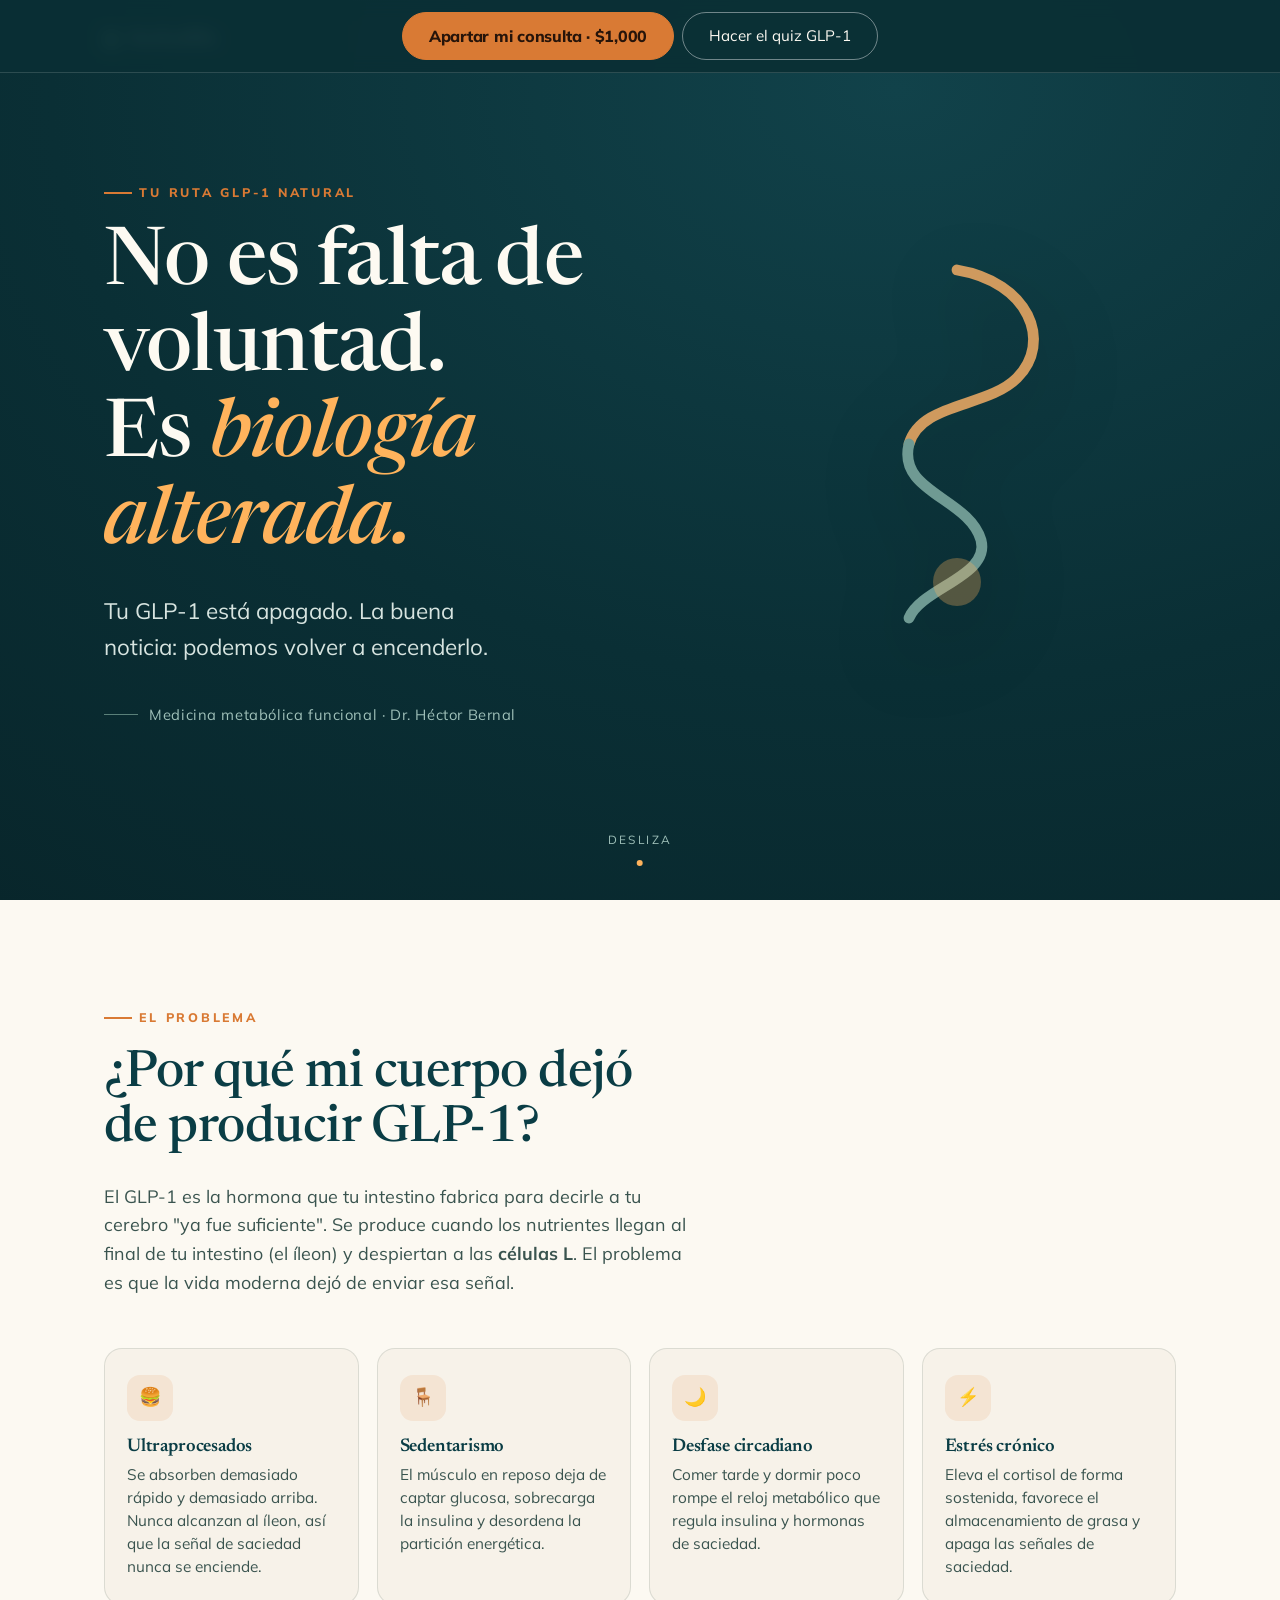
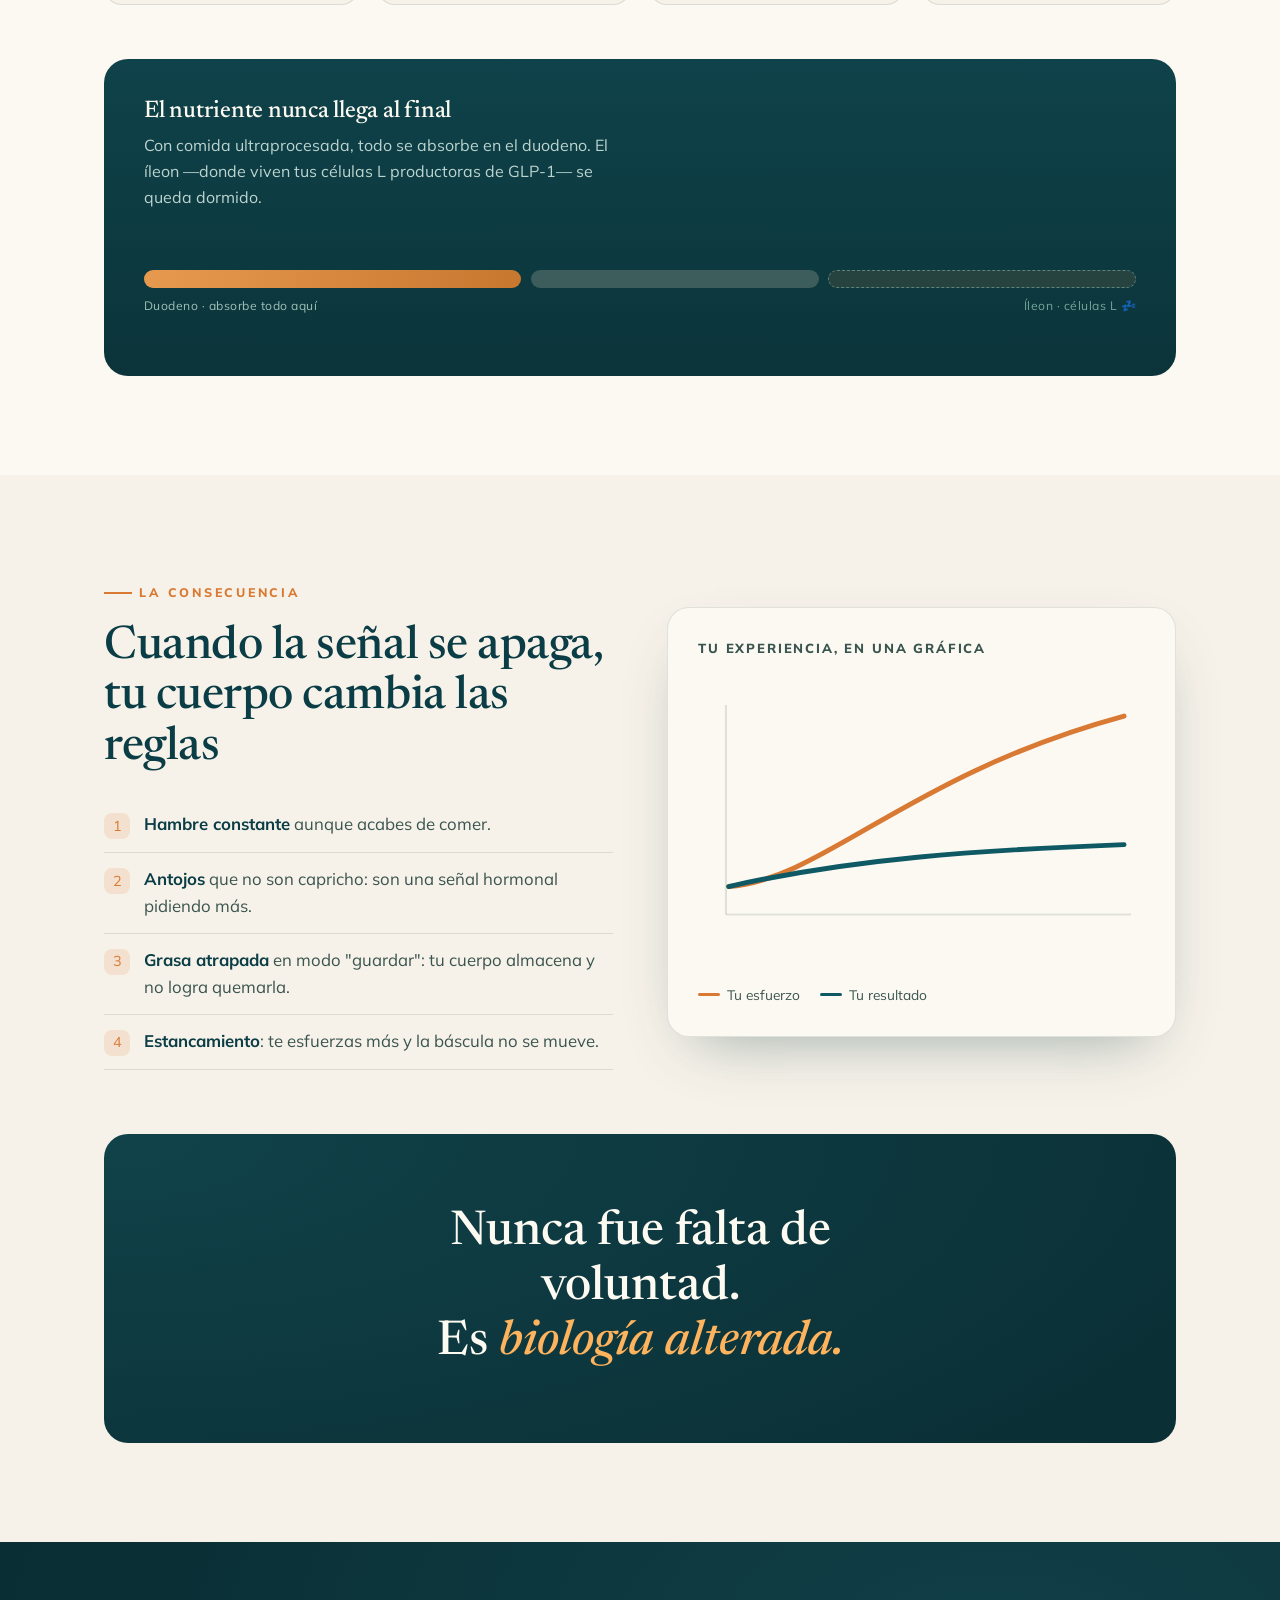
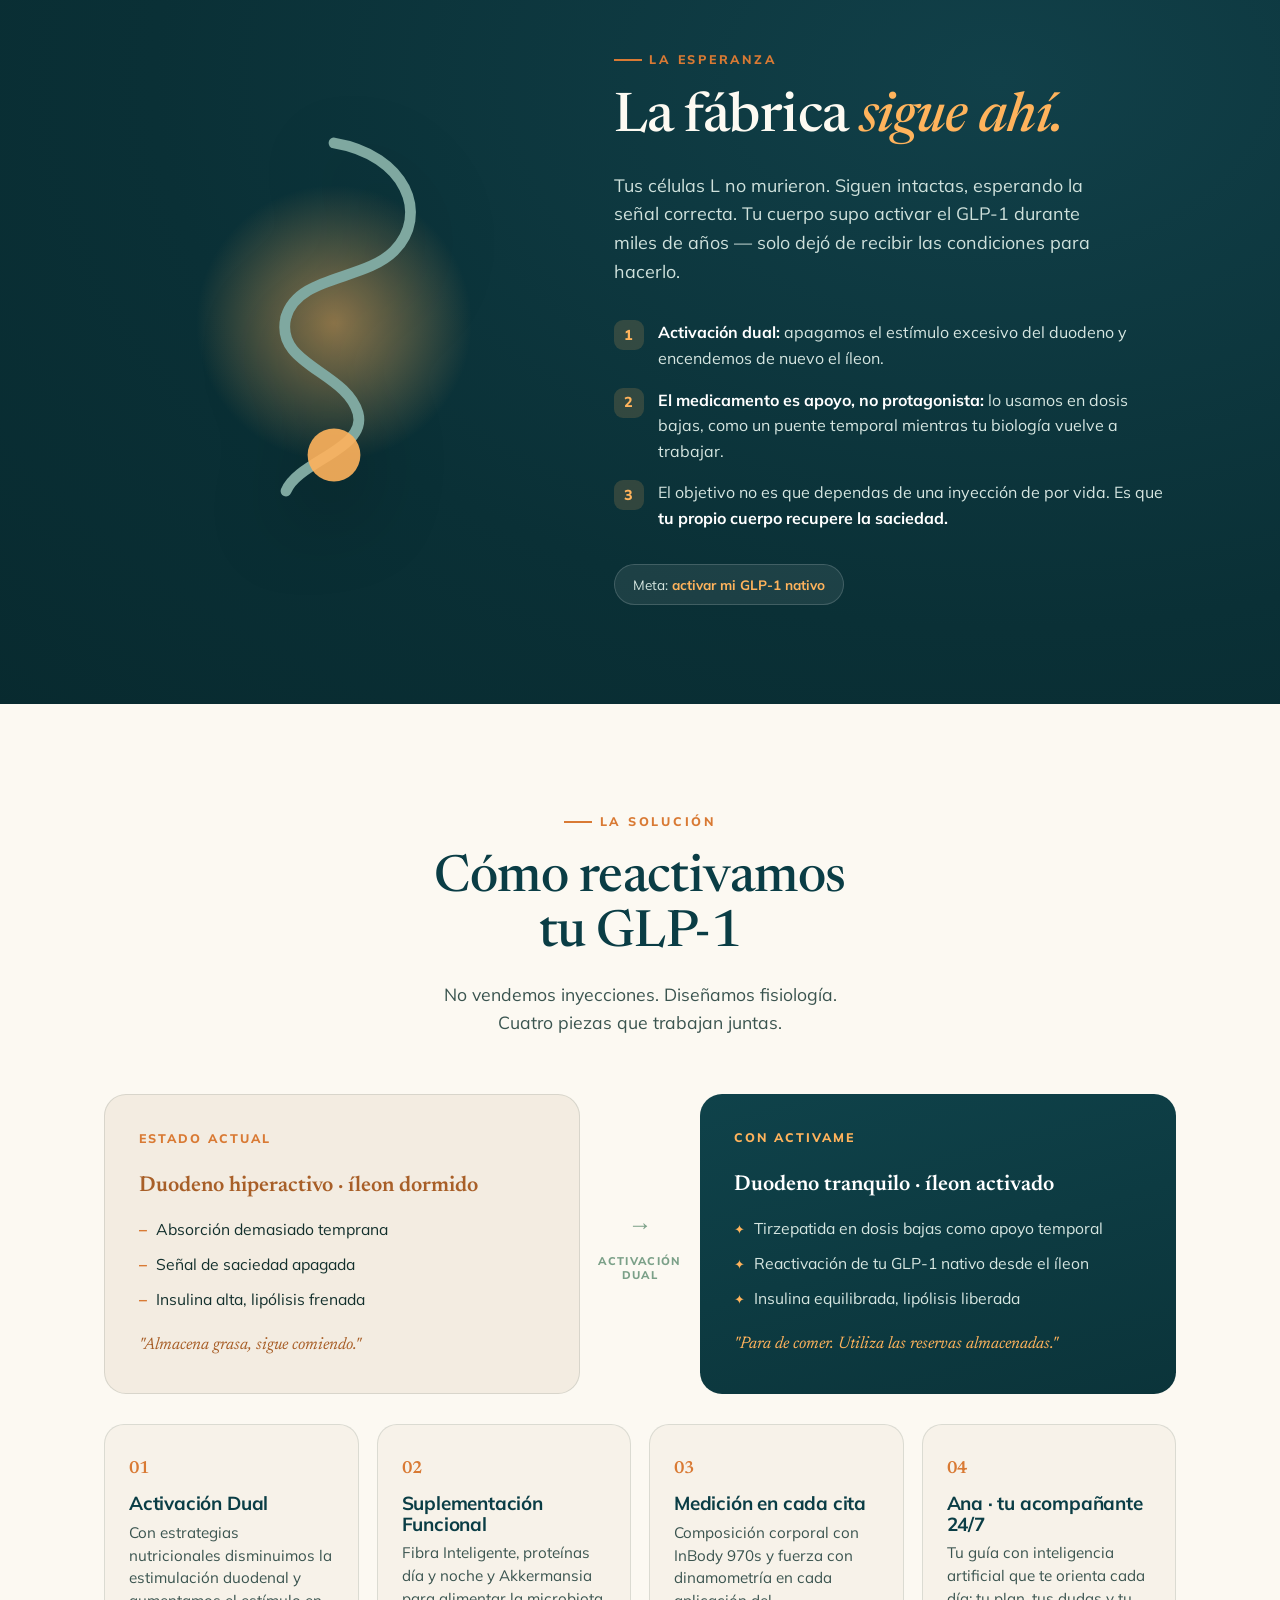
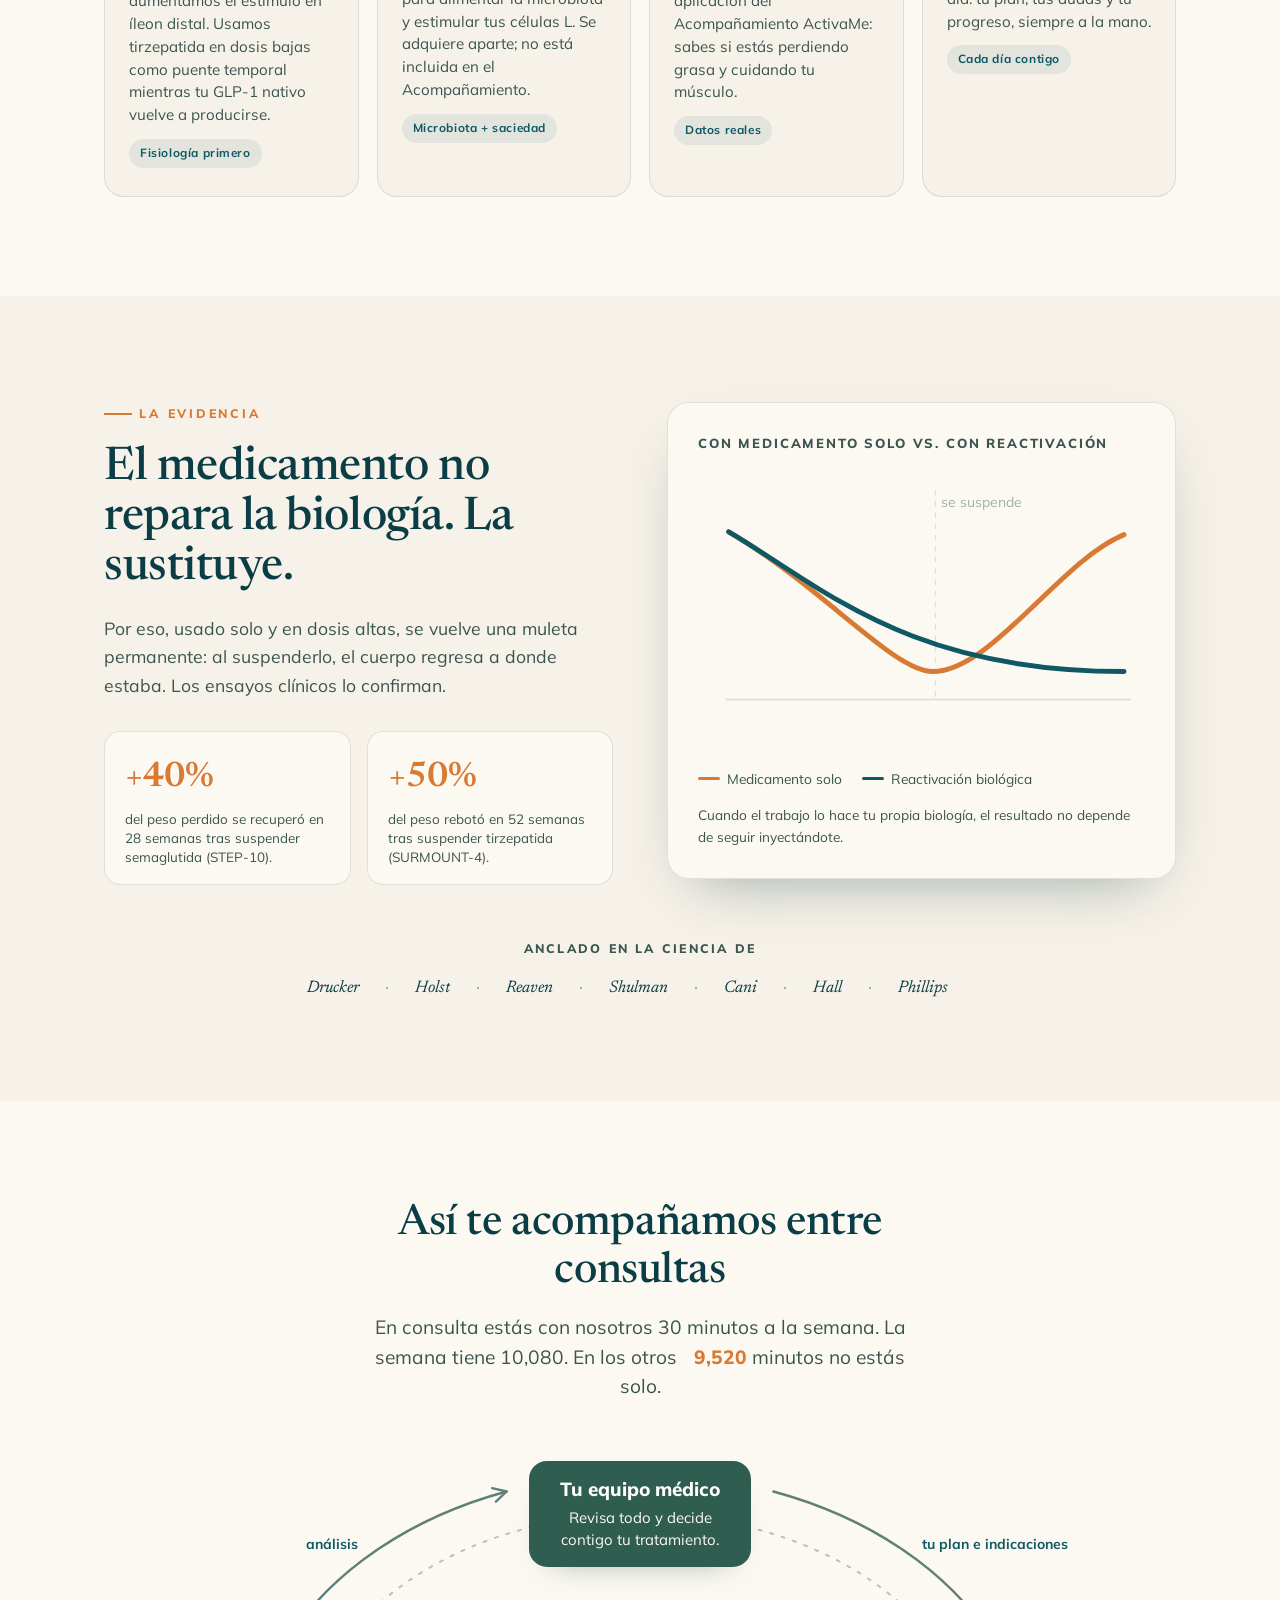
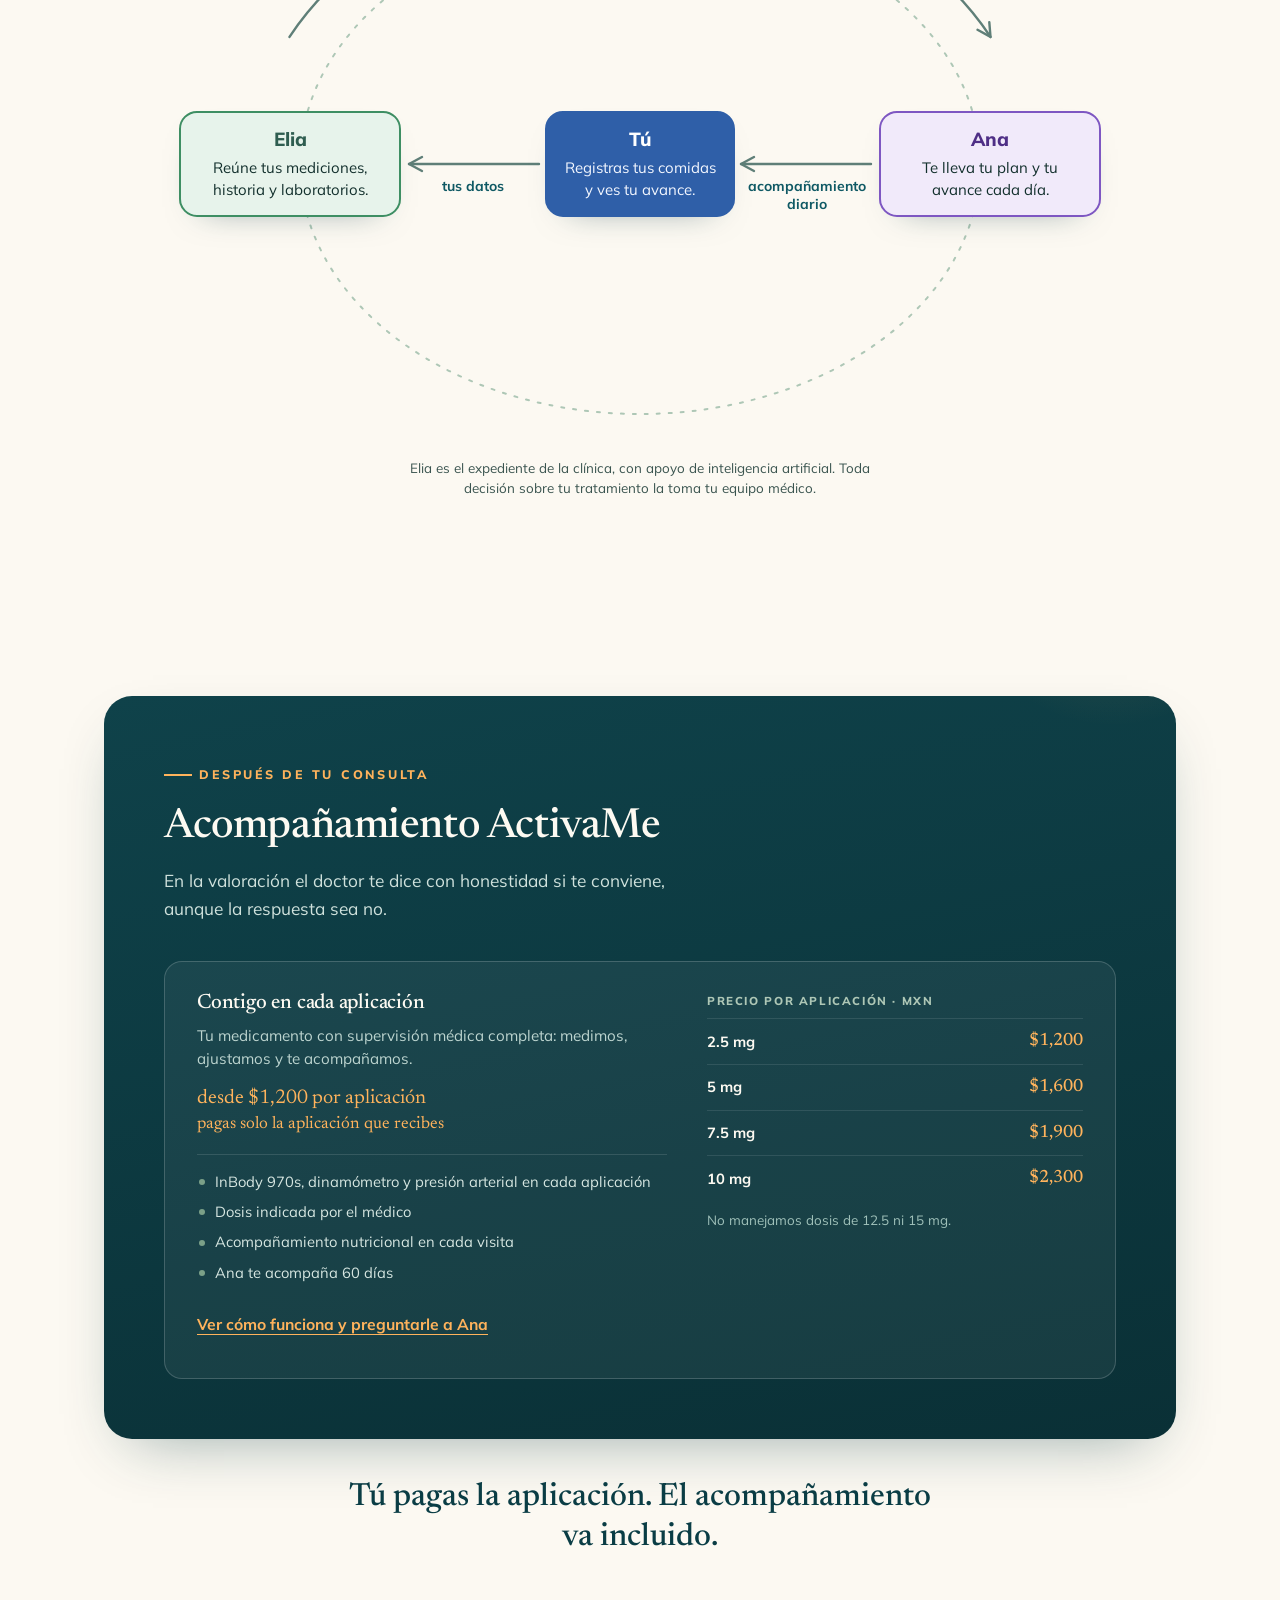
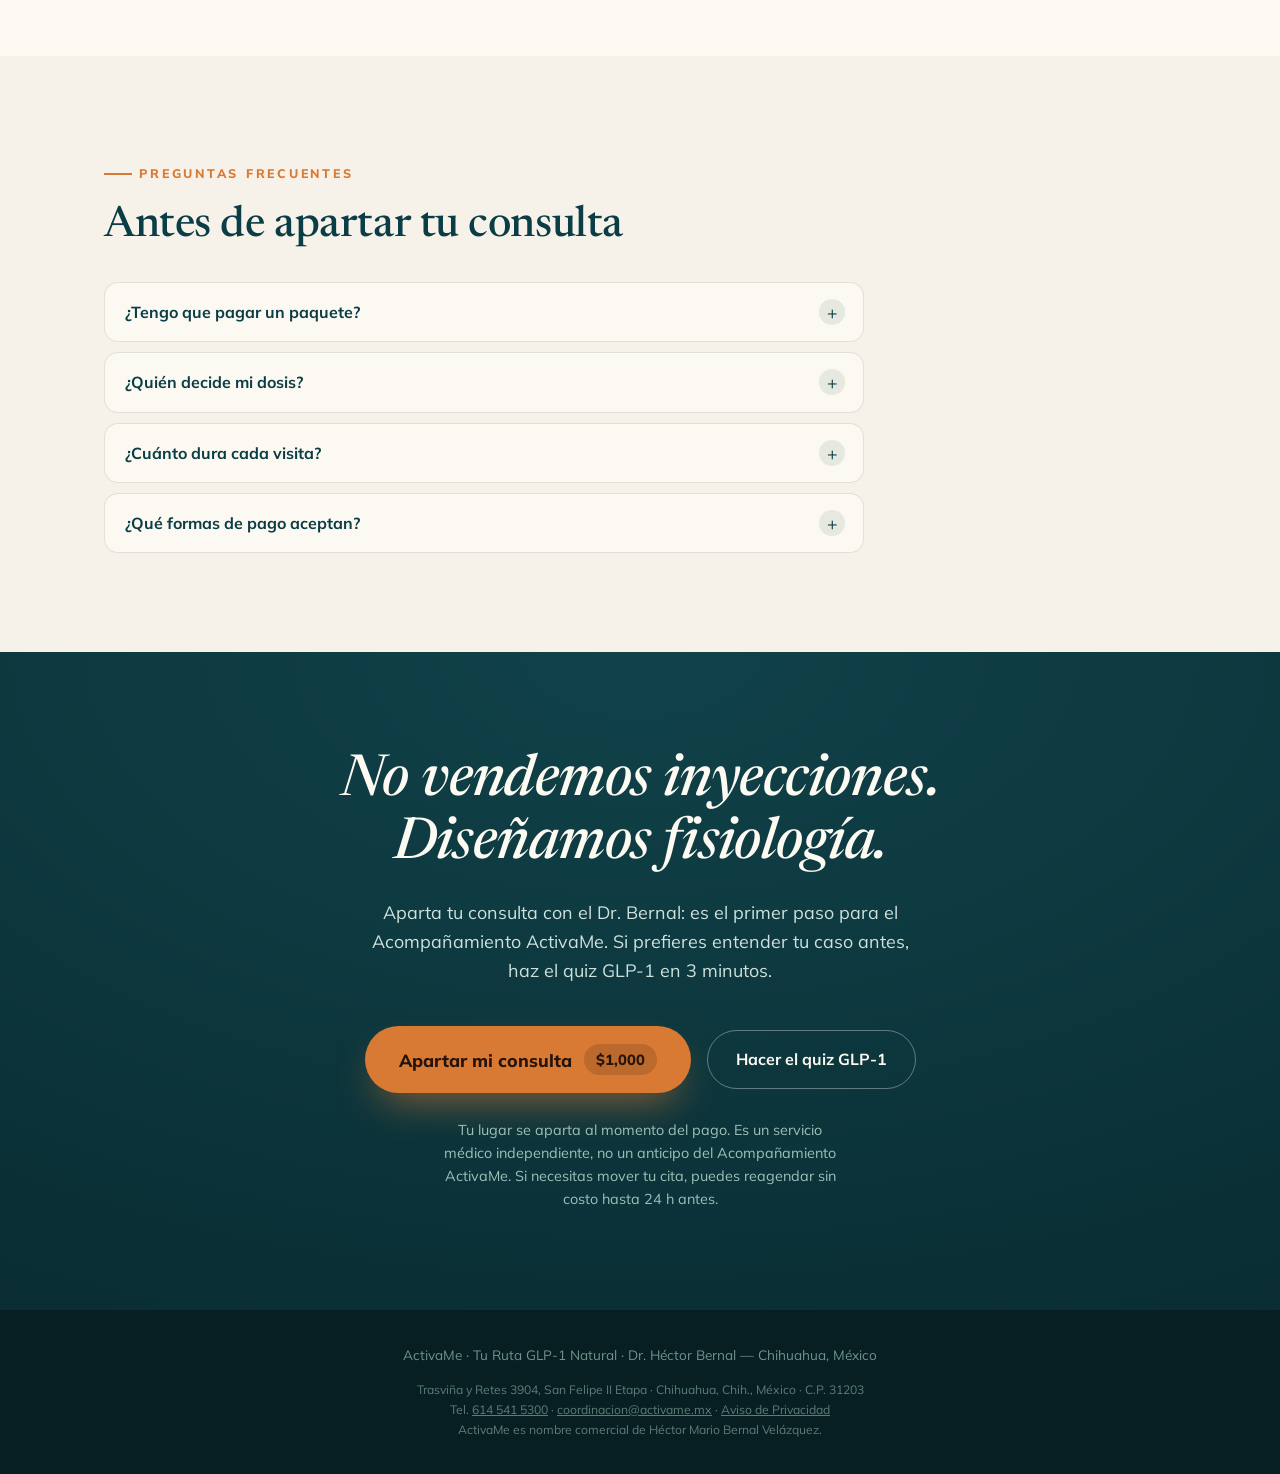
<file: index.html>
<!DOCTYPE html>
<html lang="es-MX">
<head>
<meta charset="UTF-8">
<meta name="viewport" content="width=device-width, initial-scale=1.0">
<title>ActivaMe · Reactiva tu GLP-1 nativo</title>
<meta name="description" content="Tu GLP-1 no está roto, está apagado. Reactivamos tu propia biología de la saciedad con activación dual, suplementación funcional y acompañamiento 24/7.">

<link rel="canonical" href="https://consulta.activame.mx/">

<!-- Open Graph / WhatsApp preview -->
<meta property="og:type" content="website">
<meta property="og:url" content="https://consulta.activame.mx/">
<meta property="og:title" content="ActivaMe · No es falta de voluntad, es biología alterada">
<meta property="og:description" content="Descubre por qué tu cuerpo dejó de producir GLP-1 y cómo reactivarlo. Haz el quiz de 2 minutos y conoce tu patrón metabólico.">
<meta property="og:image" content="https://consulta.activame.mx/og-image.png.png">
<meta property="og:image:width" content="1200">
<meta property="og:image:height" content="630">
<meta property="og:locale" content="es_MX">
<meta name="twitter:card" content="summary_large_image">
<meta name="twitter:title" content="ActivaMe · No es falta de voluntad, es biología alterada">
<meta name="twitter:description" content="Descubre por qué tu cuerpo dejó de producir GLP-1 y cómo reactivarlo.">
<meta name="twitter:image" content="https://consulta.activame.mx/og-image.png.png">

<link rel="preconnect" href="https://fonts.googleapis.com">
<link rel="preconnect" href="https://fonts.gstatic.com" crossorigin>
<!-- Fuentes sin bloquear el primer render (igual que /programa y /programas).
     display=swap + fallback de sistema mientras llegan. -->
<link rel="preload" as="style" href="https://fonts.googleapis.com/css2?family=Newsreader:ital,opsz,wght@0,6..72,400;0,6..72,500;0,6..72,600;1,6..72,400;1,6..72,500&amp;family=Mulish:wght@400;500;600;700;800&amp;display=swap">
<link rel="stylesheet" href="https://fonts.googleapis.com/css2?family=Newsreader:ital,opsz,wght@0,6..72,400;0,6..72,500;0,6..72,600;1,6..72,400;1,6..72,500&amp;family=Mulish:wght@400;500;600;700;800&amp;display=swap" media="print" onload="this.media='all'">
<noscript><link rel="stylesheet" href="https://fonts.googleapis.com/css2?family=Newsreader:ital,opsz,wght@0,6..72,400;0,6..72,500;0,6..72,600;1,6..72,400;1,6..72,500&amp;family=Mulish:wght@400;500;600;700;800&amp;display=swap"></noscript>
<link rel="icon" href="data:image/svg+xml,%3Csvg xmlns='http://www.w3.org/2000/svg' viewBox='0 0 32 32'%3E%3Crect width='32' height='32' rx='8' fill='%230a3d45'/%3E%3Ccircle cx='16' cy='16' r='6' fill='%237ba088'/%3E%3C/svg%3E">
<style>
:root{
  --ink:#13302d;
  --ink-soft:#3a544f;
  --teal:#0F5964;
  --teal-deep:#0a3d45;
  --sage:#7ba088;
  --sage-soft:#aec7b6;
  --cream:#f7f2e9;
  --paper:#fcf9f2;
  --amber:#d97a34;
  --amber-soft:#f0c585;
  --amber-glow:#ffb35c;
  --dim:#9bb0ab;
  --line:rgba(19,48,45,.12);
  --shadow:0 24px 60px -28px rgba(13,61,69,.45);
  --maxw:1120px;
}
*{margin:0;padding:0;box-sizing:border-box}
html{scroll-behavior:smooth}
body{
  font-family:'Mulish',-apple-system,sans-serif;
  background:var(--paper);
  color:var(--ink);
  line-height:1.6;
  font-size:18px;
  -webkit-font-smoothing:antialiased;
  overflow-x:hidden;
}
h1,h2,h3,.display{font-family:'Newsreader',Georgia,serif;font-weight:500;line-height:1.08;letter-spacing:-.01em}
.wrap{max-width:var(--maxw);margin:0 auto;padding:0 24px}
.eyebrow{
  font-size:.78rem;font-weight:800;letter-spacing:.22em;text-transform:uppercase;
  color:var(--amber);display:inline-flex;align-items:center;gap:.6em;margin-bottom:1.2rem;
}
.eyebrow::before{content:"";width:28px;height:2px;background:var(--amber);display:inline-block}
section{position:relative;padding:clamp(70px,11vh,140px) 0}

/* ---------- top bar ---------- */
.topbar{position:absolute;top:0;left:0;right:0;z-index:20;padding:22px 0}
.brand{font-family:'Newsreader',serif;font-weight:600;font-size:1.35rem;color:var(--cream);letter-spacing:-.02em;display:flex;align-items:center;gap:.55rem}
.brand .pin{width:14px;height:14px;border-radius:50% 50% 50% 0;background:var(--sage);transform:rotate(-45deg);box-shadow:0 0 0 4px rgba(123,160,136,.25)}

/* ---------- HERO (module 0) ---------- */
.hero{
  min-height:100vh;display:flex;align-items:center;
  background:radial-gradient(120% 120% at 70% 10%,#11424a 0%,#0a2f35 55%,#08252a 100%);
  color:var(--cream);overflow:hidden;
}
.hero .wrap{display:grid;grid-template-columns:1.15fr .85fr;gap:40px;align-items:center;position:relative;z-index:2}
.hero h1{font-size:clamp(2.7rem,6.4vw,5rem);color:#fdfaf2}
.hero h1 em{font-style:italic;color:var(--amber-glow)}
.hero .lead{margin-top:1.6rem;font-size:clamp(1.05rem,2.2vw,1.4rem);color:#d7e4e0;max-width:30ch;font-weight:400}
.hero .micro{margin-top:2.4rem;font-size:.92rem;letter-spacing:.04em;color:#9fc0b9;display:flex;align-items:center;gap:.7rem}
.hero .micro::before{content:"";width:34px;height:1px;background:#5a8079}
.hero-art{position:relative;height:min(70vh,520px);display:flex;align-items:center;justify-content:center}
.scroll-cue{position:absolute;bottom:34px;left:50%;transform:translateX(-50%);z-index:3;color:#9fc0b9;font-size:.74rem;letter-spacing:.2em;text-transform:uppercase;display:flex;flex-direction:column;align-items:center;gap:10px}
.scroll-cue .dot{width:6px;height:6px;border-radius:50%;background:var(--amber-glow);animation:fall 1.8s ease-in-out infinite}
@keyframes fall{0%{transform:translateY(-6px);opacity:0}40%{opacity:1}100%{transform:translateY(14px);opacity:0}}

/* gut illustration */
.gut{width:100%;max-width:360px;filter:drop-shadow(0 30px 40px rgba(0,0,0,.35))}
.gut .organ{fill:none;stroke:#6f9a93;stroke-width:9;stroke-linecap:round}
.gut .duo{stroke:#cf9a5e}
.glow-node{transform-origin:center}
.lamp{animation:dimpulse 3.4s ease-in-out infinite}
@keyframes dimpulse{0%,100%{opacity:.28}50%{opacity:.5}}

/* ---------- generic reveal ---------- */
.reveal{opacity:0;transform:translateY(28px);transition:opacity .9s cubic-bezier(.2,.7,.2,1),transform .9s cubic-bezier(.2,.7,.2,1);transition-delay:var(--d,0s)}
.reveal.visible{opacity:1;transform:none}

/* ---------- PROBLEMA (module 1) ---------- */
.problema{background:var(--paper)}
.problema h2{font-size:clamp(2rem,4.6vw,3.2rem);max-width:18ch;color:var(--teal-deep)}
.problema .body{margin-top:1.5rem;max-width:54ch;color:var(--ink-soft);font-size:1.12rem}
.causes{margin-top:3.2rem;display:grid;grid-template-columns:repeat(4,1fr);gap:18px}
.cause{background:var(--cream);border:1px solid var(--line);border-radius:18px;padding:26px 22px}
.cause .ic{width:46px;height:46px;border-radius:13px;background:rgba(217,122,52,.12);display:grid;place-items:center;margin-bottom:16px}
.cause h3{font-size:1.15rem;font-weight:600;color:var(--teal-deep);margin-bottom:.4rem}
.cause p{font-size:.96rem;color:var(--ink-soft);line-height:1.5}

/* absorption diagram */
.absorb{margin-top:3.4rem;background:linear-gradient(180deg,#0f424a,#0b343a);border-radius:24px;padding:40px;color:var(--cream);overflow:hidden;position:relative}
.absorb h3{color:#fdfaf2;font-size:1.5rem;margin-bottom:.5rem}
.absorb p{color:#bcd4cf;max-width:48ch;font-size:1rem}
.tract{margin-top:30px;position:relative;height:96px}
.tract .seg{position:absolute;top:30px;height:18px;border-radius:10px}
.tract .duo-seg{left:0;width:38%;background:linear-gradient(90deg,#e79a4f,#c8772f)}
.tract .mid-seg{left:39%;width:29%;background:#3c5d5c}
.tract .ile-seg{left:69%;width:31%;background:#26433f;border:1.5px dashed #5e857d}
.tract .tag{position:absolute;top:58px;font-size:.76rem;line-height:1.25;letter-spacing:.04em;color:#9fc0b9}
.tract .tag-duo{left:0;width:36%;text-align:left}
.tract .tag-ile{right:0;width:34%;text-align:right;color:#74a89b}
.food{position:absolute;top:39px;width:13px;height:13px;border-radius:50%;background:var(--amber-glow);transform:translateY(-50%);box-shadow:0 0 12px var(--amber-glow)}
.absorb.visible .food{animation:absorbMove 2.6s ease-in forwards}
@keyframes absorbMove{0%{left:2%;opacity:1}55%{left:32%;opacity:1}75%{left:36%;opacity:.2;transform:translateY(-50%) scale(.4)}100%{left:36%;opacity:0}}
.ile-label{position:absolute;right:0;top:-6px;font-size:.8rem;color:#74a89b}

/* ---------- CONSECUENCIA (module 2) ---------- */
.consecuencia{background:var(--cream)}
.cons-grid{display:grid;grid-template-columns:1fr 1fr;gap:54px;align-items:center}
.cons-list{list-style:none;margin-top:1.6rem}
.cons-list li{display:flex;gap:14px;padding:13px 0;border-bottom:1px solid var(--line);font-size:1.05rem;color:var(--ink-soft)}
.cons-list li b{color:var(--teal-deep);font-weight:700}
.cons-list .mk{flex:0 0 26px;height:26px;border-radius:8px;background:rgba(217,122,52,.14);color:var(--amber);display:grid;place-items:center;font-size:.9rem;margin-top:2px}
.chart-card{background:var(--paper);border:1px solid var(--line);border-radius:22px;padding:30px;box-shadow:var(--shadow)}
.chart-card .ct{font-size:.82rem;letter-spacing:.14em;text-transform:uppercase;color:var(--ink-soft);font-weight:800;margin-bottom:18px}
.legend{display:flex;gap:20px;margin-top:18px;font-size:.86rem}
.legend span{display:flex;align-items:center;gap:7px;color:var(--ink-soft)}
.legend i{width:22px;height:3px;border-radius:2px;display:inline-block}
.path-effort,.path-result{fill:none;stroke-width:3.5;stroke-linecap:round}
.path-effort{stroke:var(--amber)}
.path-result{stroke:var(--teal)}
.draw{stroke-dasharray:520;stroke-dashoffset:520;transition:stroke-dashoffset 1.8s ease}
.visible .draw{stroke-dashoffset:0}
.banner{margin-top:0}
.banner-quote{
  background:radial-gradient(120% 160% at 0% 0%,#11424a,#0a2f35);
  color:#fdfaf2;border-radius:24px;padding:clamp(40px,7vw,72px);text-align:center;margin-top:64px;
}
.banner-quote p{font-family:'Newsreader',serif;font-size:clamp(1.7rem,4.4vw,3rem);font-weight:500;line-height:1.15;max-width:20ch;margin:0 auto}
.banner-quote em{color:var(--amber-glow);font-style:italic}

/* ---------- ESPERANZA (module 3) ---------- */
.esperanza{background:radial-gradient(110% 120% at 78% 18%,#114049 0%,#0a3036 60%,#082a2f 100%);color:var(--cream);overflow:hidden}
.esp-grid{display:grid;grid-template-columns:.9fr 1.1fr;gap:50px;align-items:center}
.esperanza h2{font-size:clamp(2.1rem,5vw,3.4rem);color:#fdfaf2}
.esperanza h2 em{font-style:italic;color:var(--amber-glow)}
.esperanza .p{margin-top:1.4rem;color:#cfe1dc;font-size:1.12rem;max-width:44ch}
.esp-points{margin-top:2.2rem;display:flex;flex-direction:column;gap:16px}
.esp-point{display:flex;gap:14px;align-items:flex-start}
.esp-point .n{flex:0 0 30px;height:30px;border-radius:9px;background:rgba(255,179,92,.16);color:var(--amber-glow);font-weight:800;display:grid;place-items:center;font-size:.9rem}
.esp-point p{color:#dcebe;color:#d6e6e1;font-size:1rem}
.esp-point b{color:#fff}
.lamp-art{position:relative;display:flex;align-items:center;justify-content:center;height:min(58vh,460px)}
.lamp-art .halo{position:absolute;width:300px;height:300px;border-radius:50%;background:radial-gradient(circle,rgba(255,179,92,.55),rgba(255,179,92,0) 65%);opacity:0;transition:opacity 1.6s ease,transform 1.6s ease;transform:scale(.6)}
.esperanza.visible .lamp-art .halo{opacity:1;transform:scale(1)}
.esperanza.visible .gut .lamp{animation:brightpulse 2.6s ease-in-out infinite}
.esperanza .gut .organ{stroke:#7fa8a0}
@keyframes brightpulse{0%,100%{opacity:.7;filter:drop-shadow(0 0 6px var(--amber-glow))}50%{opacity:1;filter:drop-shadow(0 0 20px var(--amber-glow))}}
.tag-dual{display:inline-block;margin-top:2rem;background:rgba(255,255,255,.08);border:1px solid rgba(255,255,255,.16);border-radius:999px;padding:9px 18px;font-size:.85rem;color:#d6e6e1}
.tag-dual b{color:var(--amber-glow)}

/* ---------- SOLUCION (module 4) ---------- */
.solucion{background:var(--paper)}
.sol-head{text-align:center;max-width:40ch;margin:0 auto}
.solucion h2{font-size:clamp(2rem,4.8vw,3.2rem);color:var(--teal-deep)}
.solucion .sub{margin-top:1.1rem;color:var(--ink-soft);font-size:1.1rem}

/* dual panel */
.dual{margin-top:3.6rem;display:grid;grid-template-columns:1fr auto 1fr;gap:18px;align-items:stretch}
.panel{border-radius:22px;padding:34px;position:relative;overflow:hidden}
.panel .state{font-size:.78rem;letter-spacing:.16em;text-transform:uppercase;font-weight:800;margin-bottom:20px}
.panel h4{font-family:'Newsreader',serif;font-size:1.35rem;font-weight:600;margin-bottom:6px}
.panel ul{list-style:none;margin-top:14px;display:flex;flex-direction:column;gap:10px}
.panel li{font-size:.98rem;display:flex;gap:9px;align-items:flex-start}
.panel.now{background:#f3ece1;border:1px solid var(--line)}
.panel.now .state{color:var(--amber)}
.panel.now h4{color:#a85f28}
.panel.now li::before{content:"–";color:var(--amber);font-weight:800}
.panel.now .result{margin-top:20px;font-family:'Newsreader',serif;font-style:italic;font-size:1.05rem;color:#a85f28}
.panel.act{background:linear-gradient(165deg,#0f424a,#0b343a);color:var(--cream)}
.panel.act .state{color:var(--amber-glow)}
.panel.act h4{color:#fff}
.panel.act li{color:#d6e6e1}
.panel.act li::before{content:"✦";color:var(--amber-glow);font-size:.8rem;margin-top:3px}
.panel.act .result{margin-top:20px;font-family:'Newsreader',serif;font-style:italic;font-size:1.05rem;color:var(--amber-glow)}
.bridge{display:flex;flex-direction:column;align-items:center;justify-content:center;gap:10px;min-width:84px}
.bridge .arrow{font-size:1.5rem;color:var(--sage)}
.bridge .lbl{writing-mode:horizontal-tb;font-size:.7rem;letter-spacing:.12em;text-transform:uppercase;color:var(--sage);font-weight:800;text-align:center;line-height:1.3}

/* 4 pillars */
.pillars{margin-top:30px;display:grid;grid-template-columns:repeat(4,1fr);gap:18px}
.pillar{background:var(--cream);border:1px solid var(--line);border-radius:20px;padding:28px 24px;transition:transform .4s ease,box-shadow .4s ease}
.pillar:hover{transform:translateY(-6px);box-shadow:var(--shadow)}
.pillar .num{font-family:'Newsreader',serif;font-size:1.1rem;color:var(--amber);font-weight:600}
.pillar h3{font-size:1.18rem;font-weight:700;color:var(--teal-deep);margin:10px 0 8px;font-family:'Mulish',sans-serif}
.pillar p{font-size:.95rem;color:var(--ink-soft);line-height:1.5}
.pillar .chip{display:inline-block;margin-top:12px;font-size:.74rem;font-weight:700;letter-spacing:.05em;color:var(--teal);background:rgba(15,89,100,.09);border-radius:999px;padding:5px 11px}

/* ---------- EVIDENCIA (module 5) ---------- */
.evidencia{background:var(--cream)}
.ev-grid{display:grid;grid-template-columns:1fr 1fr;gap:54px;align-items:center}
.evidencia h2{font-size:clamp(1.9rem,4.4vw,2.9rem);color:var(--teal-deep);max-width:16ch}
.ev-lead{margin-top:1.3rem;color:var(--ink-soft);font-size:1.1rem;max-width:50ch}
.stats{margin-top:2rem;display:flex;gap:16px;flex-wrap:wrap}
.stat{background:var(--paper);border:1px solid var(--line);border-radius:16px;padding:18px 20px;flex:1;min-width:150px}
.stat .big{font-family:'Newsreader',serif;font-size:2.2rem;font-weight:600;color:var(--amber)}
.stat .lab{font-size:.84rem;color:var(--ink-soft);line-height:1.4;margin-top:4px}
.rebound-card{background:var(--paper);border:1px solid var(--line);border-radius:22px;padding:30px;box-shadow:var(--shadow)}
.rebound-card .ct{font-size:.82rem;letter-spacing:.14em;text-transform:uppercase;color:var(--ink-soft);font-weight:800;margin-bottom:8px}
.rebound-card .note{font-size:.85rem;color:var(--ink-soft);margin-top:14px}
.pillars-sci{margin-top:54px;text-align:center}
.pillars-sci .lbl{font-size:.78rem;letter-spacing:.18em;text-transform:uppercase;color:var(--ink-soft);font-weight:800;margin-bottom:16px}
.names{display:flex;flex-wrap:wrap;gap:10px 26px;justify-content:center}
.names span{font-family:'Newsreader',serif;font-style:italic;font-size:1.05rem;color:var(--teal-deep)}
.names span::after{content:"·";margin-left:26px;color:var(--sage)}
.names span:last-child::after{content:""}

/* ---------- OFERTA (module 5.5) ---------- */
.oferta{background:var(--paper)}
.oferta-card{
  background:linear-gradient(168deg,#0f424a,#0a3036);
  border-radius:28px;padding:clamp(34px,5vw,60px);color:var(--cream);
  box-shadow:var(--shadow);position:relative;overflow:hidden;
}
.oferta-card::before{content:"";position:absolute;top:-40%;right:-10%;width:340px;height:340px;border-radius:50%;background:radial-gradient(circle,rgba(255,179,92,.16),transparent 65%)}
.oferta-head{position:relative;z-index:2;max-width:46ch}
.oferta-head .eyebrow{color:var(--amber-glow)}
.oferta-head .eyebrow::before{background:var(--amber-glow)}
.oferta-card h2{font-size:clamp(1.7rem,4vw,2.6rem);color:#fdfaf2}
.oferta-card .tagline{margin-top:1.1rem;color:#cfe1dc;font-size:1.08rem}
/* Dos formas de hacerlo: tarjetas con la misma estructura que las del hero
   de /programas. Lado a lado comparten filas con subgrid (título,
   descripción, precio, lista, extra) para que cada bloque quede alineado
   con su par. */
.opts{position:relative;z-index:2;margin-top:2.4rem;display:grid;gap:16px}
.opt{display:flex;flex-direction:column;background:rgba(255,255,255,.055);border:1px solid rgba(255,255,255,.18);border-radius:18px;padding:22px 22px 20px}
.opt h3{font-size:1.3rem;color:#fdfaf2;line-height:1.2}
.opt .opt-desc{margin-top:.5rem;font-size:.95rem;color:#bcd4cf;line-height:1.5}
.opt .opt-price{margin-top:1rem;font-family:'Newsreader',serif;font-size:1.25rem;color:var(--amber-glow);line-height:1.25}
.opt .opt-price-sub{display:block;margin-top:.2rem;font-size:.85em;line-height:1.3}
.opt .opt-ref{display:block;margin-bottom:.35rem;font-family:'Mulish',sans-serif;font-size:.85rem;color:#9fc0b9;text-decoration:line-through;text-decoration-color:var(--amber);text-decoration-thickness:2px}
.opt-list{list-style:none;margin-top:1.1rem;padding-top:1rem;border-top:1px solid rgba(255,255,255,.12);display:grid;gap:.55rem;align-content:start}
.opt-list li{font-size:.92rem;color:#d6e6e1;line-height:1.45;padding-left:18px;position:relative}
.opt-list li::before{content:"";position:absolute;left:2px;top:.55em;width:6px;height:6px;border-radius:50%;background:var(--sage)}
.opt-dosis{margin-top:1.2rem}
.opt-dosis table{width:100%;border-collapse:collapse}
.opt-dosis caption{text-align:left;padding-bottom:.5rem;font-size:.72rem;font-weight:800;letter-spacing:.14em;text-transform:uppercase;color:var(--sage-soft)}
.opt-dosis th,.opt-dosis td{padding:8px 0;border-top:1px solid rgba(255,255,255,.1);text-align:left;font-size:.92rem;font-weight:700;color:#fdfaf2}
.opt-dosis td{text-align:right;font-family:'Newsreader',serif;font-weight:500;font-size:1.12rem;color:var(--amber-glow)}
.opt-dosis .nota{margin-top:.6rem;font-size:.84rem;color:#9fc0b9;line-height:1.45}
@media(min-width:768px){ .opts{grid-template-columns:1fr 1fr;gap:18px} }
@supports (grid-template-rows:subgrid){
  @media(min-width:768px){
    .opts{row-gap:0}
    .opt{display:grid;grid-row:span 5;grid-template-rows:subgrid;row-gap:0}
  }
}
/* Tarjeta única del Acompañamiento: en escritorio, información a la
   izquierda y precios por dosis a la derecha. */
.opt-link{display:inline-block;margin-top:1.3rem;color:var(--amber-glow);font-weight:700;font-size:.98rem;text-decoration:underline;text-underline-offset:4px;min-height:44px;padding-top:.5rem}
.opt-link:hover{color:#fdfaf2}
@media(min-width:768px){
  .opts.opts--una{grid-template-columns:1fr}
  .opts.opts--una .opt.opt--sola{display:grid;grid-row:auto;grid-template-rows:auto;grid-template-columns:1.25fr 1fr;column-gap:40px;align-items:start;padding:30px 32px}
  .opts.opts--una .opt-dosis{margin-top:0}
}
.sr{position:absolute;width:1px;height:1px;padding:0;margin:-1px;overflow:hidden;clip:rect(0,0,0,0);white-space:nowrap;border:0}
/* Comparativa: misma tabla que /programas, sin la cascada ni el pop. */
.cmp-box{margin-top:2.4rem;overflow-x:auto;-webkit-overflow-scrolling:touch;border-radius:18px;border:1px solid var(--line);background:var(--paper)}
.cmp{width:100%;border-collapse:collapse;table-layout:fixed;min-width:300px}
.cmp col.c1{width:40%}
.cmp th,.cmp td{padding:12px 8px;border-top:1px solid var(--line);vertical-align:middle;font-size:.88rem;line-height:1.4}
.cmp thead th{border-top:0;background:var(--teal-deep);color:#fdfaf2;font-family:'Newsreader',serif;font-weight:500;font-size:.95rem;text-align:center;line-height:1.2}
.cmp tbody th{text-align:left;padding-left:14px;font-weight:700;color:var(--teal-deep)}
.cmp td{text-align:center;color:var(--ink-soft)}
.cmp td.txt{font-size:.82rem;overflow-wrap:break-word}
.cmp tbody tr:nth-child(even){background:rgba(123,160,136,.07)}
.si,.no{display:inline-grid;place-items:center;width:26px;height:26px;border-radius:50%;font-size:.8rem;font-weight:800}
.si{background:rgba(123,160,136,.22);color:#2f6b4f}
.no{background:rgba(217,122,52,.13);color:#a35c1c}
.cmp-cierre{
  margin:2.4rem auto 0;text-align:center;max-width:32ch;
  font-family:'Newsreader',serif;font-weight:500;color:var(--teal-deep);
  font-size:clamp(1.4rem,4.4vw,2rem);line-height:1.25;
}
@media(min-width:768px){
  .cmp th,.cmp td{padding:15px 20px;font-size:.95rem}
  .cmp td.txt{font-size:.9rem}
  .cmp thead th{font-size:1.15rem}
}

/* ---------- FAQ (details/summary nativo, igual que /programas) ---------- */
.faq{background:var(--cream)}
.faq h2{font-size:clamp(1.9rem,4.4vw,2.7rem);color:var(--teal-deep)}
.faq-list{margin-top:2rem;display:grid;gap:10px;max-width:760px}
.faq details{background:var(--paper);border:1px solid var(--line);border-radius:14px;overflow:hidden}
.faq details[open]{border-color:rgba(123,160,136,.5)}
.faq summary{
  cursor:pointer;list-style:none;padding:18px 48px 18px 20px;position:relative;
  font-weight:700;font-size:1rem;color:var(--teal-deep);line-height:1.4;
}
.faq summary::-webkit-details-marker{display:none}
.faq summary::after{
  content:"+";position:absolute;right:18px;top:50%;transform:translateY(-50%);
  width:26px;height:26px;border-radius:50%;background:rgba(123,160,136,.18);
  color:var(--teal-deep);display:grid;place-items:center;font-size:1.1rem;font-weight:400;
}
.faq details[open] summary::after{content:"–"}
.faq summary:focus-visible{outline:3px solid var(--amber);outline-offset:-3px}
.faq-a{padding:0 20px 20px;font-size:.95rem;color:var(--ink-soft);line-height:1.6}

/* ---------- ACCION (module 6) ---------- */
.accion{background:radial-gradient(120% 130% at 50% 0%,#11424a,#082a2f);color:var(--cream);text-align:center}
.accion h2{font-family:'Newsreader',serif;font-size:clamp(2rem,5.4vw,3.6rem);color:#fdfaf2;font-style:italic;max-width:18ch;margin:0 auto}
.accion .sub{margin-top:1.4rem;color:#cfe1dc;font-size:1.12rem;max-width:50ch;margin-left:auto;margin-right:auto}
.cta-group{margin-top:2.6rem;display:flex;flex-wrap:wrap;gap:16px;justify-content:center;align-items:center}
.cta{display:inline-flex;align-items:center;gap:12px;background:var(--amber);color:#26140a;font-weight:800;font-size:1.1rem;padding:18px 34px;border-radius:999px;text-decoration:none;box-shadow:0 18px 40px -14px rgba(217,122,52,.7);transition:transform .3s ease,box-shadow .3s ease}
.cta:hover{transform:translateY(-3px);box-shadow:0 24px 50px -14px rgba(217,122,52,.85)}
.cta .price{background:rgba(38,20,10,.16);border-radius:999px;padding:4px 12px;font-size:.92rem}
.cta-secondary{display:inline-flex;align-items:center;gap:10px;background:transparent;color:#fdfaf2;font-weight:700;font-size:1rem;padding:16px 28px;border-radius:999px;text-decoration:none;border:1.5px solid rgba(255,255,255,.35);transition:border-color .3s ease,background .3s ease}
.cta-secondary:hover{border-color:var(--amber-glow);background:rgba(255,255,255,.05)}
.cta-secondary .price{color:#9fc0b9;font-size:.9rem;font-weight:600}
.accion .fine{margin-top:1.6rem;font-size:.9rem;color:#9fc0b9;max-width:44ch;margin-left:auto;margin-right:auto}
footer{background:#071f23;color:#6f938c;text-align:center;padding:34px 24px;font-size:.85rem}

/* ---------- STICKY CTA BAR ---------- */
/* Reserva de scroll para que la barra inferior nunca tape el footer.
   Va en <body> (no en <main>) porque el footer vive fuera de <main>:
   padding en <main> solo separaria accion/footer, no liberaria la barra. */
body.has-sticky-bottom{padding-bottom:var(--sticky-h,72px)}

#ctaSentinel{position:absolute;top:240px;left:0;width:1px;height:1px;pointer-events:none}

.sticky-cta{
  position:fixed;left:0;right:0;z-index:90; /* quiz-overlay = 100, siempre por debajo */
  display:flex;justify-content:center;
  padding:12px 16px;
  background:rgba(10,47,53,.92);
  -webkit-backdrop-filter:blur(8px);backdrop-filter:blur(8px);
  opacity:0;pointer-events:none;
  transition:opacity .18s ease-out,transform .18s ease-out;
}
.sticky-cta[data-pos="bottom"]{
  bottom:0;border-top:1px solid rgba(255,255,255,.14);
  transform:translateY(10px);
  padding-bottom:calc(12px + env(safe-area-inset-bottom));
}
.sticky-cta[data-pos="top"]{
  top:0;border-bottom:1px solid rgba(255,255,255,.14);
  transform:translateY(-10px);
}
.sticky-cta.is-visible{opacity:1;pointer-events:auto;transform:translateY(0)}
.sticky-cta__inner{
  display:flex;flex-wrap:nowrap;align-items:stretch;gap:8px;
  width:100%;max-width:var(--maxw);
}
.sticky-cta__btn{
  display:inline-flex;align-items:center;justify-content:center;
  min-height:48px;padding:0 16px;border-radius:999px;
  text-decoration:none;line-height:1.15;white-space:nowrap;
  transition:transform .18s ease-out,border-color .18s ease-out,background .18s ease-out;
}
.sticky-cta__btn--primary{
  flex:0 0 62%;
  background:var(--amber);color:#26140a;
  font-weight:800;font-size:.95rem;letter-spacing:-.015em;
  padding:0 12px;
  border:1px solid var(--amber);
}
.sticky-cta__btn--secondary{
  flex:1 1 auto;min-width:0;
  background:transparent;color:#fdfaf2;
  font-weight:400;font-size:.9rem;
  padding:0 12px;
  border:1px solid rgba(255,255,255,.42);
}
.sticky-cta__btn--primary:hover{transform:translateY(-1px)}
.sticky-cta__btn--secondary:hover{border-color:var(--amber-glow);background:rgba(255,255,255,.06)}
.sticky-cta__btn:focus-visible{outline:3px solid var(--amber-glow);outline-offset:3px}
.sticky-cta__short{display:none}
/* .is-compact / .is-tight las pone el JS midiendo, en dos escalones:
   1) el secundario abrevia a "Quiz GLP-1"; 2) si aun no cabe, baja el cuerpo. */
.sticky-cta.is-compact .sticky-cta__long{display:none}
.sticky-cta.is-compact .sticky-cta__short{display:inline}
.sticky-cta.is-tight .sticky-cta__btn{padding:0 9px}
.sticky-cta.is-tight .sticky-cta__btn--primary{font-size:.8rem;letter-spacing:-.02em}
.sticky-cta.is-tight .sticky-cta__btn--secondary{font-size:.78rem}

@media(min-width:768px){
  .sticky-cta__inner{justify-content:center}
  .sticky-cta__btn{padding:0 26px}
  .sticky-cta__btn--primary{flex:0 0 auto;font-size:1rem}
  .sticky-cta__btn--secondary{flex:0 0 auto;font-size:.95rem}
}
/* Fallback sin JS: en pantallas angostas el secundario abrevia en vez de cortarse.
   Con JS activo, .is-compact decide midiendo de verdad (ver fitSecondary). */
@media(max-width:420px){
  .sticky-cta__long{display:none}
  .sticky-cta__short{display:inline}
}
@media(min-width:421px){
  .sticky-cta__long{display:inline}
}

/* ---------- responsive ---------- */
@media(max-width:880px){
  body{font-size:17px}
  .hero .wrap{grid-template-columns:1fr;gap:10px;padding-top:90px;padding-bottom:60px}
  .hero-art{height:300px;order:-1}
  .hero .lead{max-width:none}
  .causes{grid-template-columns:1fr 1fr}
  .cons-grid,.esp-grid,.ev-grid{grid-template-columns:1fr;gap:36px}
  .dual{grid-template-columns:1fr}
  .bridge{flex-direction:row;padding:6px 0}
  .bridge .arrow{transform:rotate(90deg)}
  .pillars{grid-template-columns:1fr 1fr}
}
@media(max-width:520px){
  .causes,.pillars{grid-template-columns:1fr}
  section{padding:60px 0}
}
@media(prefers-reduced-motion:reduce){
  .reveal{transition:none;opacity:1;transform:none}
  .draw{transition:none;stroke-dashoffset:0}
  .sticky-cta{transition:none}
  .sticky-cta[data-pos="bottom"],.sticky-cta[data-pos="top"]{transform:none}
  *{animation:none!important}
}

/* ---------- QUIZ OVERLAY ---------- */
.quiz-overlay{position:fixed;inset:0;z-index:100;background:rgba(8,37,42,.72);backdrop-filter:blur(6px);display:none;align-items:flex-start;justify-content:center;overflow-y:auto;padding:24px 16px}
.quiz-overlay.open{display:flex}
.quiz-modal{background:var(--paper);width:100%;max-width:640px;border-radius:26px;box-shadow:0 40px 90px -30px rgba(0,0,0,.6);overflow:hidden;position:relative;margin:auto;animation:quizIn .4s cubic-bezier(.2,.8,.2,1)}
@keyframes quizIn{from{opacity:0;transform:translateY(24px) scale(.98)}to{opacity:1;transform:none}}
.quiz-close{position:absolute;top:16px;right:16px;z-index:5;width:38px;height:38px;border-radius:50%;border:none;background:rgba(19,48,45,.08);color:var(--ink);font-size:1.2rem;cursor:pointer;display:grid;place-items:center;transition:background .2s}
.quiz-close:hover{background:rgba(19,48,45,.16)}
.quiz-top{height:5px;background:rgba(19,48,45,.1)}
.quiz-bar{height:100%;width:0;background:linear-gradient(90deg,var(--amber),var(--amber-glow));transition:width .4s ease}
.quiz-body{padding:clamp(28px,5vw,46px)}
.quiz-screen{display:none}
.quiz-screen.active{display:block;animation:fadeUp .4s ease}
@keyframes fadeUp{from{opacity:0;transform:translateY(12px)}to{opacity:1;transform:none}}

/* intro */
.quiz-intro .eyebrow{color:var(--amber)}
.quiz-intro .eyebrow::before{background:var(--amber)}
.quiz-intro h2{font-family:'Newsreader',serif;font-size:clamp(1.7rem,4.4vw,2.4rem);color:var(--teal-deep);line-height:1.1}
.quiz-intro p{margin-top:1.1rem;color:var(--ink-soft);font-size:1.05rem}
.quiz-meta{margin-top:1.6rem;display:flex;gap:18px;flex-wrap:wrap;font-size:.86rem;color:var(--ink-soft)}
.quiz-meta span{display:flex;align-items:center;gap:7px}
.quiz-disc{margin-top:1.6rem;font-size:.82rem;color:var(--dim);line-height:1.5;background:rgba(19,48,45,.04);border-radius:12px;padding:14px 16px}

/* question */
.q-count{font-size:.78rem;font-weight:800;letter-spacing:.16em;text-transform:uppercase;color:var(--amber)}
.q-text{font-family:'Newsreader',serif;font-size:clamp(1.35rem,3.4vw,1.8rem);color:var(--teal-deep);margin-top:.6rem;line-height:1.18}
.q-options{margin-top:1.8rem;display:flex;flex-direction:column;gap:12px}
.q-opt{text-align:left;background:var(--cream);border:1.5px solid var(--line);border-radius:15px;padding:16px 18px;font-family:'Mulish',sans-serif;font-size:1rem;color:var(--ink);cursor:pointer;transition:border-color .2s,background .2s,transform .15s;display:flex;align-items:center;gap:13px}
.q-opt:hover{border-color:var(--sage);transform:translateX(3px)}
.q-opt.sel{border-color:var(--teal);background:#eef4f0}
.q-opt .tick{flex:0 0 22px;height:22px;border-radius:50%;border:2px solid var(--sage-soft);display:grid;place-items:center;transition:all .2s}
.q-opt.sel .tick{background:var(--teal);border-color:var(--teal);color:#fff}
.q-nav{margin-top:1.8rem;display:flex;justify-content:space-between;align-items:center}
.q-back{background:none;border:none;color:var(--ink-soft);font-size:.95rem;cursor:pointer;font-weight:600}
.q-back:disabled{opacity:.3;cursor:default}

/* form */
.quiz-form h2{font-family:'Newsreader',serif;font-size:clamp(1.5rem,3.8vw,2rem);color:var(--teal-deep)}
.quiz-form p{margin-top:.7rem;color:var(--ink-soft);font-size:1rem}
.field{margin-top:16px}
.field label{display:block;font-size:.82rem;font-weight:700;color:var(--ink-soft);margin-bottom:6px}
.field input{width:100%;padding:14px 16px;border:1.5px solid var(--line);border-radius:13px;font-family:'Mulish',sans-serif;font-size:1rem;color:var(--ink);background:#fff}
.field input:focus{outline:none;border-color:var(--teal)}
.loc-opts{display:flex;gap:10px;margin-top:6px}
.loc-opt{flex:1;padding:13px;border:1.5px solid var(--line);border-radius:13px;background:#fff;cursor:pointer;text-align:center;font-weight:700;font-size:.95rem;color:var(--ink-soft);transition:all .2s}
.loc-opt.sel{border-color:var(--teal);background:#eef4f0;color:var(--teal-deep)}
.consent{margin-top:18px;display:flex;gap:11px;align-items:flex-start;font-size:.84rem;color:var(--ink-soft);line-height:1.45}
.consent input{margin-top:3px;flex:0 0 auto;width:17px;height:17px;accent-color:var(--teal)}
.consent a{color:var(--teal);text-decoration:underline}
.quiz-btn{margin-top:22px;width:100%;background:var(--amber);color:#26140a;font-weight:800;font-size:1.05rem;padding:16px;border:none;border-radius:14px;cursor:pointer;transition:transform .25s,box-shadow .25s;box-shadow:0 14px 30px -12px rgba(217,122,52,.6)}
.quiz-btn:hover{transform:translateY(-2px)}
.quiz-btn:disabled{opacity:.45;cursor:default;transform:none;box-shadow:none}

/* result */
.quiz-result{text-align:center}
.result-badge{width:84px;height:84px;border-radius:24px;margin:0 auto;display:grid;place-items:center;font-size:2.4rem;background:linear-gradient(165deg,#0f424a,#0b343a);box-shadow:0 16px 36px -14px rgba(13,61,69,.6)}
.result-kicker{margin-top:18px;font-size:.78rem;font-weight:800;letter-spacing:.16em;text-transform:uppercase;color:var(--amber)}
.quiz-result h2{font-family:'Newsreader',serif;font-size:clamp(1.7rem,4.6vw,2.4rem);color:var(--teal-deep);margin-top:6px}
.result-desc{margin-top:1.1rem;color:var(--ink-soft);font-size:1.05rem;text-align:left}
.result-dims{margin-top:1.6rem;display:flex;flex-direction:column;gap:9px;text-align:left}
.dim-row{display:grid;grid-template-columns:130px 1fr;gap:12px;align-items:center;font-size:.84rem;color:var(--ink-soft)}
.dim-track{height:9px;background:rgba(19,48,45,.08);border-radius:6px;overflow:hidden}
.dim-fill{height:100%;border-radius:6px;background:linear-gradient(90deg,var(--teal),var(--sage));width:0;transition:width .9s ease}
.result-seg{margin-top:2rem;text-align:left;background:linear-gradient(165deg,#0f424a,#0b343a);border-radius:20px;padding:26px;color:var(--cream)}
.result-seg h3{font-family:'Newsreader',serif;font-size:1.3rem;color:#fdfaf2}
.result-seg p{margin-top:.6rem;color:#bcd4cf;font-size:.98rem}
.result-seg .seg-cta{margin-top:18px;display:inline-flex;align-items:center;gap:10px;background:var(--amber);color:#26140a;font-weight:800;padding:15px 26px;border-radius:999px;text-decoration:none;font-size:1.02rem}
.result-disc{margin-top:1.4rem;font-size:.78rem;color:var(--dim);line-height:1.5}
@media(max-width:520px){
  .dim-row{grid-template-columns:96px 1fr}
  .loc-opts{flex-direction:column}
}
</style>
<link rel="stylesheet" href="/ciclo.css">
</head>
<body>

<!-- TOP BAR -->
<div class="topbar">
  <div class="wrap"><div class="brand"><span class="pin"></span>ActivaMe</div></div>
</div>

<main id="main">

<!-- MÓDULO 0 · HERO -->
<section class="hero" id="inicio">
  <div class="wrap">
    <div class="reveal visible">
      <span class="eyebrow">Tu ruta GLP-1 natural</span>
      <h1>No es falta de voluntad.<br>Es <em>biología alterada.</em></h1>
      <p class="lead">Tu GLP-1 está apagado. La buena noticia: podemos volver a encenderlo.</p>
      <p class="micro">Medicina metabólica funcional · Dr. Héctor Bernal</p>
    </div>
    <div class="hero-art">
      <svg class="gut" viewBox="0 0 300 360" aria-hidden="true">
        <path class="organ duo" d="M150 30 C 210 40 230 90 200 120 C 175 145 120 140 110 175"/>
        <path class="organ" d="M110 175 C 100 215 160 220 170 255 C 178 285 120 295 110 320"/>
        <circle class="lamp" cx="150" cy="290" r="20" fill="#ffb35c" opacity=".3"/>
      </svg>
    </div>
  </div>
  <div class="scroll-cue"><span>Desliza</span><span class="dot"></span></div>
</section>

<!-- Centinela de la barra CTA: fuera de flujo (position:absolute), anclado a
     240px del inicio del documento. Al salir del viewport por arriba, la barra aparece. -->
<div id="ctaSentinel" aria-hidden="true"></div>

<!-- MÓDULO 1 · PROBLEMA -->
<section class="problema" id="problema">
  <div class="wrap">
    <div class="reveal"><span class="eyebrow">El problema</span></div>
    <h2 class="reveal" style="--d:.05s">¿Por qué mi cuerpo dejó de producir GLP-1?</h2>
    <p class="body reveal" style="--d:.1s">El GLP-1 es la hormona que tu intestino fabrica para decirle a tu cerebro "ya fue suficiente". Se produce cuando los nutrientes llegan al final de tu intestino (el íleon) y despiertan a las <b>células L</b>. El problema es que la vida moderna dejó de enviar esa señal.</p>
    <div class="causes">
      <div class="cause reveal" style="--d:.12s">
        <div class="ic">🍔</div>
        <h3>Ultraprocesados</h3>
        <p>Se absorben demasiado rápido y demasiado arriba. Nunca alcanzan al íleon, así que la señal de saciedad nunca se enciende.</p>
      </div>
      <div class="cause reveal" style="--d:.18s">
        <div class="ic">🪑</div>
        <h3>Sedentarismo</h3>
        <p>El músculo en reposo deja de captar glucosa, sobrecarga la insulina y desordena la partición energética.</p>
      </div>
      <div class="cause reveal" style="--d:.24s">
        <div class="ic">🌙</div>
        <h3>Desfase circadiano</h3>
        <p>Comer tarde y dormir poco rompe el reloj metabólico que regula insulina y hormonas de saciedad.</p>
      </div>
      <div class="cause reveal" style="--d:.3s">
        <div class="ic">⚡</div>
        <h3>Estrés crónico</h3>
        <p>Eleva el cortisol de forma sostenida, favorece el almacenamiento de grasa y apaga las señales de saciedad.</p>
      </div>
    </div>

    <div class="absorb reveal" style="--d:.1s">
      <h3>El nutriente nunca llega al final</h3>
      <p>Con comida ultraprocesada, todo se absorbe en el duodeno. El íleon —donde viven tus células L productoras de GLP-1— se queda dormido.</p>
      <div class="tract">
        <div class="seg duo-seg"></div>
        <div class="seg mid-seg"></div>
        <div class="seg ile-seg"></div>
        <div class="food"></div>
        <span class="tag tag-duo">Duodeno · absorbe todo aquí</span>
        <span class="tag tag-ile">Íleon · células L 💤</span>
      </div>
    </div>
  </div>
</section>

<!-- MÓDULO 2 · CONSECUENCIA -->
<section class="consecuencia" id="consecuencia">
  <div class="wrap">
    <div class="cons-grid">
      <div>
        <div class="reveal"><span class="eyebrow">La consecuencia</span></div>
        <h2 class="reveal" style="--d:.05s;font-size:clamp(1.9rem,4.4vw,2.9rem);color:var(--teal-deep)">Cuando la señal se apaga, tu cuerpo cambia las reglas</h2>
        <ul class="cons-list">
          <li class="reveal" style="--d:.1s"><span class="mk">1</span><span><b>Hambre constante</b> aunque acabes de comer.</span></li>
          <li class="reveal" style="--d:.15s"><span class="mk">2</span><span><b>Antojos</b> que no son capricho: son una señal hormonal pidiendo más.</span></li>
          <li class="reveal" style="--d:.2s"><span class="mk">3</span><span><b>Grasa atrapada</b> en modo "guardar": tu cuerpo almacena y no logra quemarla.</span></li>
          <li class="reveal" style="--d:.25s"><span class="mk">4</span><span><b>Estancamiento</b>: te esfuerzas más y la báscula no se mueve.</span></li>
        </ul>
      </div>
      <div class="chart-card reveal" style="--d:.15s">
        <div class="ct">Tu experiencia, en una gráfica</div>
        <svg viewBox="0 0 320 200" width="100%" aria-label="El esfuerzo sube mientras el resultado se aplana">
          <line x1="20" y1="170" x2="310" y2="170" stroke="var(--line)" stroke-width="1.5"/>
          <line x1="20" y1="20" x2="20" y2="170" stroke="var(--line)" stroke-width="1.5"/>
          <path class="path-effort draw" d="M22 150 C 90 145 150 70 305 28"/>
          <path class="path-result draw" d="M22 150 C 110 130 200 124 305 120"/>
        </svg>
        <div class="legend">
          <span><i style="background:var(--amber)"></i>Tu esfuerzo</span>
          <span><i style="background:var(--teal)"></i>Tu resultado</span>
        </div>
      </div>
    </div>

    <div class="banner-quote reveal" style="--d:.1s">
      <p>Nunca fue falta de voluntad.<br>Es <em>biología alterada.</em></p>
    </div>
  </div>
</section>

<!-- MÓDULO 3 · ESPERANZA -->
<section class="esperanza" id="esperanza">
  <div class="wrap">
    <div class="esp-grid">
      <div class="lamp-art">
        <div class="halo"></div>
        <svg class="gut" viewBox="0 0 300 360" aria-hidden="true">
          <path class="organ" d="M150 30 C 210 40 230 90 200 120 C 175 145 120 140 110 175"/>
          <path class="organ" d="M110 175 C 100 215 160 220 170 255 C 178 285 120 295 110 320"/>
          <circle class="lamp" cx="150" cy="290" r="22" fill="#ffb35c" opacity=".9"/>
        </svg>
      </div>
      <div>
        <div class="reveal"><span class="eyebrow">La esperanza</span></div>
        <h2 class="reveal" style="--d:.05s">La fábrica <em>sigue ahí.</em></h2>
        <p class="p reveal" style="--d:.1s">Tus células L no murieron. Siguen intactas, esperando la señal correcta. Tu cuerpo supo activar el GLP-1 durante miles de años — solo dejó de recibir las condiciones para hacerlo.</p>
        <div class="esp-points">
          <div class="esp-point reveal" style="--d:.15s"><span class="n">1</span><p><b>Activación dual:</b> apagamos el estímulo excesivo del duodeno y encendemos de nuevo el íleon.</p></div>
          <div class="esp-point reveal" style="--d:.2s"><span class="n">2</span><p><b>El medicamento es apoyo, no protagonista:</b> lo usamos en dosis bajas, como un puente temporal mientras tu biología vuelve a trabajar.</p></div>
          <div class="esp-point reveal" style="--d:.25s"><span class="n">3</span><p>El objetivo no es que dependas de una inyección de por vida. Es que <b>tu propio cuerpo recupere la saciedad.</b></p></div>
        </div>
        <span class="tag-dual reveal" style="--d:.3s">Meta: <b>activar mi GLP-1 nativo</b></span>
      </div>
    </div>
  </div>
</section>

<!-- MÓDULO 4 · SOLUCIÓN -->
<section class="solucion" id="solucion">
  <div class="wrap">
    <div class="sol-head">
      <div class="reveal"><span class="eyebrow" style="justify-content:center">La solución</span></div>
      <h2 class="reveal" style="--d:.05s">Cómo reactivamos tu GLP-1</h2>
      <p class="sub reveal" style="--d:.1s">No vendemos inyecciones. Diseñamos fisiología. Cuatro piezas que trabajan juntas.</p>
    </div>

    <!-- Activación dual: panel comparativo -->
    <div class="dual">
      <div class="panel now reveal" style="--d:.1s">
        <div class="state">Estado actual</div>
        <h4>Duodeno hiperactivo · íleon dormido</h4>
        <ul>
          <li>Absorción demasiado temprana</li>
          <li>Señal de saciedad apagada</li>
          <li>Insulina alta, lipólisis frenada</li>
        </ul>
        <div class="result">"Almacena grasa, sigue comiendo."</div>
      </div>
      <div class="bridge reveal" style="--d:.2s">
        <span class="arrow">→</span>
        <span class="lbl">Activación<br>dual</span>
      </div>
      <div class="panel act reveal" style="--d:.3s">
        <div class="state">Con ActivaMe</div>
        <h4>Duodeno tranquilo · íleon activado</h4>
        <ul>
          <li>Tirzepatida en dosis bajas como apoyo temporal</li>
          <li>Reactivación de tu GLP-1 nativo desde el íleon</li>
          <li>Insulina equilibrada, lipólisis liberada</li>
        </ul>
        <div class="result">"Para de comer. Utiliza las reservas almacenadas."</div>
      </div>
    </div>

    <!-- 4 pilares -->
    <div class="pillars">
      <div class="pillar reveal" style="--d:.1s">
        <span class="num">01</span>
        <h3>Activación Dual</h3>
        <p>Con estrategias nutricionales disminuimos la estimulación duodenal y aumentamos el estímulo en íleon distal. Usamos tirzepatida en dosis bajas como puente temporal mientras tu GLP-1 nativo vuelve a producirse.</p>
        <span class="chip">Fisiología primero</span>
      </div>
      <div class="pillar reveal" style="--d:.16s">
        <span class="num">02</span>
        <h3>Suplementación Funcional</h3>
        <p>Fibra Inteligente, proteínas día y noche y Akkermansia para alimentar la microbiota y estimular tus células L. Se adquiere aparte; no está incluida en el Acompañamiento.</p>
        <span class="chip">Microbiota + saciedad</span>
      </div>
      <div class="pillar reveal" style="--d:.22s">
        <span class="num">03</span>
        <h3>Medición en cada cita</h3>
        <p>Composición corporal con InBody 970s y fuerza con dinamometría en cada aplicación del Acompañamiento ActivaMe: sabes si estás perdiendo grasa y cuidando tu músculo.</p>
        <span class="chip">Datos reales</span>
      </div>
      <div class="pillar reveal" style="--d:.28s">
        <span class="num">04</span>
        <h3>Ana · tu acompañante 24/7</h3>
        <p>Tu guía con inteligencia artificial que te orienta cada día: tu plan, tus dudas y tu progreso, siempre a la mano.</p>
        <span class="chip">Cada día contigo</span>
      </div>
    </div>
  </div>
</section>

<!-- MÓDULO 5 · EVIDENCIA -->
<section class="evidencia" id="evidencia">
  <div class="wrap">
    <div class="ev-grid">
      <div>
        <div class="reveal"><span class="eyebrow">La evidencia</span></div>
        <h2 class="reveal" style="--d:.05s">El medicamento no repara la biología. La sustituye.</h2>
        <p class="ev-lead reveal" style="--d:.1s">Por eso, usado solo y en dosis altas, se vuelve una muleta permanente: al suspenderlo, el cuerpo regresa a donde estaba. Los ensayos clínicos lo confirman.</p>
        <div class="stats">
          <div class="stat reveal" style="--d:.15s">
            <div class="big">+40%</div>
            <div class="lab">del peso perdido se recuperó en 28 semanas tras suspender semaglutida (STEP-10).</div>
          </div>
          <div class="stat reveal" style="--d:.2s">
            <div class="big">+50%</div>
            <div class="lab">del peso rebotó en 52 semanas tras suspender tirzepatida (SURMOUNT-4).</div>
          </div>
        </div>
      </div>
      <div class="rebound-card reveal" style="--d:.15s">
        <div class="ct">Con medicamento solo vs. con reactivación</div>
        <svg viewBox="0 0 320 200" width="100%" aria-label="Trayectoria de peso: el medicamento solo rebota al suspenderse">
          <line x1="20" y1="170" x2="310" y2="170" stroke="var(--line)" stroke-width="1.5"/>
          <line x1="170" y1="20" x2="170" y2="170" stroke="var(--line)" stroke-width="1" stroke-dasharray="4 4"/>
          <text x="174" y="32" font-size="10" fill="#9bb0ab" font-family="Mulish">se suspende</text>
          <path class="path-effort draw" d="M22 50 C 90 90 140 150 168 150 C 210 150 260 70 305 52"/>
          <path class="path-result draw" d="M22 50 C 90 90 150 150 305 150"/>
        </svg>
        <div class="legend">
          <span><i style="background:var(--amber)"></i>Medicamento solo</span>
          <span><i style="background:var(--teal)"></i>Reactivación biológica</span>
        </div>
        <p class="note">Cuando el trabajo lo hace tu propia biología, el resultado no depende de seguir inyectándote.</p>
      </div>
    </div>

    <div class="pillars-sci reveal">
      <div class="lbl">Anclado en la ciencia de</div>
      <div class="names">
        <span>Drucker</span><span>Holst</span><span>Reaven</span><span>Shulman</span><span>Cani</span><span>Hall</span><span>Phillips</span>
      </div>
    </div>
  </div>
</section>

<!-- MÓDULO 5.4 · ENTRE CONSULTAS: EL CICLO (versión corta: gancho, ciclo y la nota sobre Elia, sin CTA propio;
     estilos en /ciclo.css, animación en /ciclo.js) -->
<section class="ciclo" id="entre-consultas" aria-labelledby="cicloTitulo" data-ciclo>
  <div class="wrap">
    <h2 class="ciclo-titulo reveal" id="cicloTitulo">Así te acompañamos entre consultas</h2>
    <p class="ciclo-gancho reveal" style="--d:.06s">En consulta estás con nosotros 30 minutos a la semana. La semana tiene 10,080. En los otros <strong class="ciclo-min" data-ciclo-contador>10,050</strong> minutos no estás solo.</p>

    <div class="ciclo-escena">
      <svg class="ciclo-svg" viewBox="0 0 1000 600" aria-hidden="true" focusable="false">
        <path class="ciclo-anillo" d="M500,70 A340,250 0 1,1 500,570 A340,250 0 1,1 500,70"/>
        <g class="ciclo-puntos"><circle r="4.5" cx="500" cy="70"/><circle r="4.5" cx="840" cy="320"/><circle r="4.5" cx="500" cy="570"/><circle r="4.5" cx="160" cy="320"/></g>
        <g style="--i:0"><path class="ciclo-trazo" pathLength="1" d="M633.4,47.5 A390,290 0 0,1 850.5,192.9"/><path class="ciclo-punta" d="M837.5,185.8 L850.5,192.9 L849.3,178.2"/></g>
        <g style="--i:1"><path class="ciclo-trazo" pathLength="1" d="M731,320 L601,320"/><path class="ciclo-punta" d="M614,313 L601,320 L614,327"/></g>
        <g style="--i:2"><path class="ciclo-trazo" pathLength="1" d="M399,320 L269,320"/><path class="ciclo-punta" d="M282,313 L269,320 L282,327"/></g>
        <g style="--i:3"><path class="ciclo-trazo" pathLength="1" d="M149.5,192.9 A390,290 0 0,1 366.6,47.5"/><path class="ciclo-punta" d="M355.9,57.6 L366.6,47.5 L352.2,44.1"/></g>
      </svg>
      <ol class="ciclo-nodos">
        <li class="ciclo-nodo ciclo-nodo--equipo" style="--i:0">
          <div class="ciclo-caja"><h3>Tu equipo médico</h3><p>Revisa todo y decide contigo tu tratamiento.</p></div>
          <p class="ciclo-etq ciclo-etq--plan"><svg class="ciclo-baja" viewBox="0 0 14 40" aria-hidden="true" focusable="false"><path class="ciclo-linea" pathLength="1" d="M7 2V36"/><path class="ciclo-cabeza" d="M2 31L7 37L12 31"/></svg><span><span class="ciclo-sr">Hacia Ana: </span>tu plan e indicaciones</span></p>
        </li>
        <li class="ciclo-nodo ciclo-nodo--ana" style="--i:1">
          <div class="ciclo-caja"><h3>Ana</h3><p>Te lleva tu plan y tu avance cada día.</p></div>
          <p class="ciclo-etq ciclo-etq--diario"><svg class="ciclo-baja" viewBox="0 0 14 40" aria-hidden="true" focusable="false"><path class="ciclo-linea" pathLength="1" d="M7 2V36"/><path class="ciclo-cabeza" d="M2 31L7 37L12 31"/></svg><span><span class="ciclo-sr">Hacia ti: </span>acompañamiento diario</span></p>
        </li>
        <li class="ciclo-nodo ciclo-nodo--tu" style="--i:2">
          <div class="ciclo-caja"><h3>Tú</h3><p>Registras tus comidas y ves tu avance.</p></div>
          <p class="ciclo-etq ciclo-etq--datos"><svg class="ciclo-baja" viewBox="0 0 14 40" aria-hidden="true" focusable="false"><path class="ciclo-linea" pathLength="1" d="M7 2V36"/><path class="ciclo-cabeza" d="M2 31L7 37L12 31"/></svg><span><span class="ciclo-sr">Hacia Elia: </span>tus datos</span></p>
        </li>
        <li class="ciclo-nodo ciclo-nodo--elia" style="--i:3">
          <div class="ciclo-caja"><h3>Elia</h3><p>Reúne tus mediciones, historia y laboratorios.</p></div>
          <p class="ciclo-etq ciclo-etq--regreso"><svg class="ciclo-baja" viewBox="0 0 14 40" aria-hidden="true" focusable="false"><path class="ciclo-linea" pathLength="1" d="M7 2V36"/><path class="ciclo-cabeza" d="M2 31L7 37L12 31"/></svg><span><span class="ciclo-sr">De regreso a tu equipo médico: </span>análisis</span></p>
          <span class="ciclo-regreso" aria-hidden="true"></span>
        </li>
      </ol>
    </div>

    <p class="ciclo-nota reveal" style="--d:.05s">Elia es el expediente de la clínica, con apoyo de inteligencia artificial. Toda decisión sobre tu tratamiento la toma tu equipo médico.</p>
  </div>
</section>

<!-- MÓDULO 5.5 · ACOMPAÑAMIENTO ACTIVAME (única oferta)
     Conserva id="programa": el resultado del quiz (fuera de Chihuahua)
     enlaza a #programa y su lógica no se toca. -->
<section class="oferta" id="programa">
  <div class="wrap">
    <div class="oferta-card reveal">
      <div class="oferta-head">
        <span class="eyebrow">Después de tu consulta</span>
        <h2>Acompañamiento ActivaMe</h2>
        <p class="tagline">En la valoración el doctor te dice con honestidad si te conviene, aunque la respuesta sea no.</p>
      </div>

      <div class="opts opts--una">
        <article class="opt opt--sola">
          <div class="opt-info">
            <h3>Contigo en cada aplicación</h3>
            <p class="opt-desc">Tu medicamento con supervisión médica completa: medimos, ajustamos y te acompañamos.</p>
            <p class="opt-price">desde $1,200 por aplicación
              <span class="opt-price-sub">pagas solo la aplicación que recibes</span></p>
            <ul class="opt-list">
              <li>InBody 970s, dinamómetro y presión arterial en cada aplicación</li>
              <li>Dosis indicada por el médico</li>
              <li>Acompañamiento nutricional en cada visita</li>
              <li>Ana te acompaña 60 días</li>
            </ul>
            <a class="opt-link" href="/programa">Ver cómo funciona y preguntarle a Ana</a>
          </div>
          <div class="opt-dosis">
            <table>
              <caption>Precio por aplicación · MXN</caption>
              <tbody>
                <tr><th scope="row">2.5 mg</th><td>$1,200</td></tr>
                <tr><th scope="row">5 mg</th><td>$1,600</td></tr>
                <tr><th scope="row">7.5 mg</th><td>$1,900</td></tr>
                <tr><th scope="row">10 mg</th><td>$2,300</td></tr>
              </tbody>
            </table>
            <p class="nota">No manejamos dosis de 12.5 ni 15 mg.</p>
          </div>
        </article>
      </div>
    </div>

    <p class="cmp-cierre reveal">Tú pagas la aplicación. El acompañamiento va incluido.</p>
  </div>
</section>

<!-- FAQ · mismos textos que /programa -->
<section class="faq" id="preguntas">
  <div class="wrap">
    <div class="reveal"><span class="eyebrow">Preguntas frecuentes</span></div>
    <h2 class="reveal" style="--d:.05s">Antes de apartar tu consulta</h2>
    <div class="faq-list">
      <details class="reveal" style="--d:.08s">
        <summary>¿Tengo que pagar un paquete?</summary>
        <div class="faq-a">
          <p>No. Pagas solo la aplicación que recibes en cada visita; el acompañamiento va incluido.</p>
        </div>
      </details>
      <details class="reveal" style="--d:.1s">
        <summary>¿Quién decide mi dosis?</summary>
        <div class="faq-a">
          <p>Tu médico, en la valoración y con tus mediciones de cada semana.</p>
        </div>
      </details>
      <details class="reveal" style="--d:.12s">
        <summary>¿Cuánto dura cada visita?</summary>
        <div class="faq-a">
          <p>Alrededor de 30 minutos, una vez por semana, en la clínica de Chihuahua.</p>
        </div>
      </details>
      <details class="reveal" style="--d:.14s">
        <summary>¿Qué formas de pago aceptan?</summary>
        <div class="faq-a">
          <p>Efectivo y tarjeta de crédito o débito, directamente en la clínica. Pagas cada aplicación al momento.</p>
        </div>
      </details>
    </div>
  </div>
</section>

<!-- MÓDULO 6 · ACCIÓN -->
<section class="accion" id="accion">
  <div class="wrap">
    <h2 class="reveal">No vendemos inyecciones. Diseñamos fisiología.</h2>
    <p class="sub reveal" style="--d:.08s">Aparta tu consulta con el Dr. Bernal: es el primer paso para el Acompañamiento ActivaMe. Si prefieres entender tu caso antes, haz el quiz GLP-1 en 3 minutos.</p>
    <div class="cta-group reveal" style="--d:.14s">
      <a class="cta" href="https://buy.stripe.com/eVqeVd7GMeXt3sk5te3oA05"
         data-cta-location="footer" data-cta-target="consulta">Apartar mi consulta <span class="price">$1,000</span></a>
      <a class="cta-secondary" href="#quiz"
         data-cta-location="footer" data-cta-target="quiz">Hacer el quiz GLP-1</a>
    </div>
    <p class="fine reveal" style="--d:.2s">Tu lugar se aparta al momento del pago. Es un servicio médico independiente, no un anticipo del Acompañamiento ActivaMe. Si necesitas mover tu cita, puedes reagendar sin costo hasta 24 h antes.</p>
  </div>
</section>

</main>

<!-- STICKY CTA BAR -->
<nav class="sticky-cta" id="stickyCta" data-pos="bottom" aria-label="Acciones principales">
  <div class="sticky-cta__inner">
    <a class="sticky-cta__btn sticky-cta__btn--primary"
       href="https://buy.stripe.com/eVqeVd7GMeXt3sk5te3oA05"
       data-cta-location="sticky_bar" data-cta-target="consulta">Apartar mi consulta · $1,000</a>
    <a class="sticky-cta__btn sticky-cta__btn--secondary"
       href="#quiz"
       data-cta-location="sticky_bar" data-cta-target="quiz"><span class="sticky-cta__long">Hacer el quiz GLP-1</span><span class="sticky-cta__short">Quiz GLP-1</span></a>
  </div>
</nav>

<!-- QUIZ OVERLAY -->
<div class="quiz-overlay" id="quizOverlay" aria-modal="true" role="dialog">
  <div class="quiz-modal">
    <button class="quiz-close" id="quizClose" aria-label="Cerrar">✕</button>
    <div class="quiz-top"><div class="quiz-bar" id="quizBar"></div></div>
    <div class="quiz-body" id="quizBody"><!-- screens injected by JS --></div>
  </div>
</div>

<footer>
  ActivaMe · Tu Ruta GLP-1 Natural · Dr. Héctor Bernal — Chihuahua, México
  <span style="display:block;margin-top:14px;font-size:.76rem;line-height:1.65;color:#5c7d77">
    Trasviña y Retes 3904, San Felipe II Etapa · Chihuahua, Chih., México · C.P. 31203<br>
    Tel. <a href="tel:+526145415300" style="color:#5c7d77">614 541 5300</a> ·
    <a href="mailto:coordinacion@activame.mx" style="color:#5c7d77">coordinacion@activame.mx</a> ·
    <a href="https://app.activame.mx/privacidad" style="color:#5c7d77" target="_blank" rel="noopener">Aviso de Privacidad</a><br>
    ActivaMe es nombre comercial de Héctor Mario Bernal Velázquez.
  </span>
</footer>

<script>
/* ================= POSICIÓN DE LA BARRA CTA ================= */
/* Voltear estas dos constantes cambia la posición sin tocar nada más. */
const MOBILE_POSITION   = 'bottom';  // < 768px
const DESKTOP_POSITION  = 'top';     // >= 768px
const STICKY_BREAKPOINT = 768;       // px
const STICKY_REVEAL_PX  = 240;       // scroll necesario para que aparezca

/* ================= TRACKING ================= */
/* TODO(analytics): el sitio no tiene proveedor cargado (ni GA4, ni GTM, ni Meta,
   ni Plausible). Por ahora track() solo escribe en consola. Cuando se decida el
   proveedor, el único cambio necesario es el cuerpo de esta función — los puntos
   de llamada ya están colocados y son estables.

   Eventos que emite esta página:
     cta_view       { location:'sticky_bar' }                          1 vez
     cta_click      { location, target }                               location: sticky_bar|footer|quiz_result
     checkout_start { source }                                          target consulta
     quiz_start     { source }                                          target quiz

   checkout_paid { source, amount:1000 } NO se emite desde el cliente. Tiene que
   venir del webhook de Stripe (checkout.session.completed), porque la página de
   gracias miente: se recarga, se comparte y se cierra antes de cargar.

   TODO(backend): hoy no existe webhook y `source` no llega a Stripe. El Payment
   Link solo transporta client_reference_id, que ya está ocupado por el id de cita
   (script "Gino" al final del archivo). Para atribuir el pago a su origen hacen
   falta las dos piezas que van en el commit de unificación agenda→pago:
     1. crear la Checkout Session en servidor con metadata.source, o acordar un
        formato compuesto para client_reference_id (p.ej. "<citaId>.<source>");
     2. un endpoint de webhook que emita checkout_paid al recibir
        checkout.session.completed.
   Deliberadamente no se toca client_reference_id aquí para no romper Gino. */
function track(event, props){
  const payload = Object.assign({ event: event, ts: new Date().toISOString() }, props || {});
  console.log('[track]', event, payload);
}

/* ================= STICKY CTA BAR ================= */
(function(){
  const barEl      = document.getElementById('stickyCta');
  const sentinelEl = document.getElementById('ctaSentinel');
  if(!barEl) return;

  const mq = window.matchMedia('(min-width:' + STICKY_BREAKPOINT + 'px)');
  // Una sola fuente de verdad para el umbral (el CSS lleva 240px como default sin JS)
  if(sentinelEl) sentinelEl.style.top = STICKY_REVEAL_PX + 'px';

  function applyPosition(){
    const pos = mq.matches ? DESKTOP_POSITION : MOBILE_POSITION;
    barEl.setAttribute('data-pos', pos);
    syncSpace();
  }

  /* Reserva de scroll: solo cuando la barra está abajo y ya es visible. */
  function syncSpace(){
    const bottom = barEl.getAttribute('data-pos') === 'bottom';
    const shown  = barEl.classList.contains('is-visible');
    if(bottom && shown){
      document.documentElement.style.setProperty('--sticky-h', barEl.offsetHeight + 'px');
      document.body.classList.add('has-sticky-bottom');
    } else {
      document.body.classList.remove('has-sticky-bottom');
    }
  }

  let viewed = false;
  function reveal(){
    if(barEl.classList.contains('is-visible')) return;  // una vez visible, se queda
    barEl.classList.add('is-visible');
    syncSpace();
    if(!viewed){ viewed = true; track('cta_view', { location:'sticky_bar' }); }
  }

  /* "Si no cabe, el secundario abrevia": se mide de verdad, no se adivina por
     breakpoint. Al quitar .is-compact el label largo vuelve a pintarse, así que
     scrollWidth refleja el texto completo y la comparación es fiable. */
  const secEl = barEl.querySelector('.sticky-cta__btn--secondary');
  const priEl = barEl.querySelector('.sticky-cta__btn--primary');
  function overflows(el){ return el && el.scrollWidth > el.clientWidth + 1; }
  function fitSecondary(){
    if(!secEl) return;
    barEl.classList.remove('is-compact','is-tight');
    if(!overflows(secEl) && !overflows(priEl)) return;
    barEl.classList.add('is-compact');                 // 1) "Quiz GLP-1"
    if(overflows(secEl) || overflows(priEl)) barEl.classList.add('is-tight'); // 2) cuerpo menor
  }

  applyPosition();
  fitSecondary();
  if(document.fonts && document.fonts.ready) document.fonts.ready.then(fitSecondary);
  if(mq.addEventListener) mq.addEventListener('change', applyPosition);
  else if(mq.addListener) mq.addListener(applyPosition);

  if(typeof ResizeObserver === 'function'){
    new ResizeObserver(function(){ syncSpace(); fitSecondary(); }).observe(barEl);
  } else {
    window.addEventListener('resize', fitSecondary);
  }

  /* IntersectionObserver sobre el centinela. Sin listener de scroll.
     Si el observer no existe o el centinela falta, la barra se muestra. */
  if(!sentinelEl || typeof IntersectionObserver !== 'function'){
    reveal();
  } else {
    try{
      const stickyObserver = new IntersectionObserver(function(entries){
        entries.forEach(function(e){
          // el centinela salió del viewport por arriba => pasamos STICKY_REVEAL_PX
          if(!e.isIntersecting && e.boundingClientRect.top <= 0) reveal();
        });
      }, { threshold: 0 });
      stickyObserver.observe(sentinelEl);
      // Carga con la página ya scrolleada (recarga, deep link, restauración)
      if(window.scrollY > STICKY_REVEAL_PX) reveal();
    }catch(err){
      reveal();  // nunca oculta
    }
  }

  /* El teclado virtual empuja los fixed inferiores: mientras el quiz esté
     abierto, la barra se retira (además ya vive por debajo del overlay). */
  const overlayEl = document.getElementById('quizOverlay');
  if(overlayEl && typeof MutationObserver === 'function'){
    new MutationObserver(function(){
      barEl.style.display = overlayEl.classList.contains('open') ? 'none' : '';
    }).observe(overlayEl, { attributes:true, attributeFilter:['class'] });
  }
})();

/* ================= CLICS DE CTA (los 3 orígenes) ================= */
/* Delegado en document: cubre también los CTA que el quiz inyecta al final. */
document.addEventListener('click', function(e){
  const el = e.target.closest && e.target.closest('[data-cta-location]');
  if(!el) return;
  const loc    = el.getAttribute('data-cta-location');
  const target = el.getAttribute('data-cta-target');

  track('cta_click', { location: loc, target: target });
  if(target === 'consulta')  track('checkout_start', { source: loc });
  else if(target === 'quiz') track('quiz_start',     { source: loc });
}, true);

/* ---------- reveal observer ---------- */
const io=new IntersectionObserver((entries)=>{
  entries.forEach(e=>{ if(e.isIntersecting){ e.target.classList.add('visible'); } });
},{threshold:.18});
document.querySelectorAll('.reveal,.absorb,.esperanza,.chart-card,.rebound-card,.oferta-card').forEach(el=>io.observe(el));

/* ================= QUIZ ENGINE ================= */
/* Dimensiones: D=duodeno/hambre · I=íleon/saciedad · L=bloqueo lipolítico · M=microbiota/inflamación · B=conducta/circadiano */
const QUESTIONS = [
  { dim:"D", q:"Después de una comida completa, ¿qué tan pronto vuelve el hambre?",
    opts:[["En menos de 2 horas, casi siempre",3],["Entre 2 y 3 horas",2],["Entre 3 y 4 horas",1],["Aguanto 4 horas o más sin problema",0]] },
  { dim:"D", q:"¿Con qué frecuencia tienes antojos fuertes de dulce, pan o harinas?",
    opts:[["Todos los días, varias veces",3],["Casi a diario",2],["Algunas veces por semana",1],["Rara vez",0]] },
  { dim:"I", q:"Al terminar una porción normal, ¿qué tan satisfecha te sientes?",
    opts:[["Sigo con hambre, como si no hubiera comido",3],["Poco satisfecha, quiero más",2],["Satisfecha pero no por mucho tiempo",1],["Plenamente satisfecha",0]] },
  { dim:"I", q:"¿Necesitas porciones grandes para sentirte llena?",
    opts:[["Sí, siempre",3],["Con frecuencia",2],["A veces",1],["No, me llenan porciones normales",0]] },
  { dim:"L", q:"A pesar de tu esfuerzo (dieta o ejercicio), ¿tu peso se ha estancado?",
    opts:[["Sí, llevo meses sin bajar pese al esfuerzo",3],["Bajo muy poco y muy lento",2],["Bajo, pero me cuesta más que antes",1],["No, bajo de peso con relativa facilidad",0]] },
  { dim:"L", q:"¿Dónde acumulas grasa principalmente?",
    opts:[["Abdomen y cintura, sobre todo",3],["Abdomen y otras zonas por igual",2],["Caderas, piernas o brazos",1],["No tengo acumulación marcada",0]] },
  { dim:"L", q:"¿Notas bajones de energía o sueño después de comer?",
    opts:[["Casi siempre, sobre todo tras comidas con harinas",3],["Con frecuencia",2],["Ocasionalmente",1],["Casi nunca",0]] },
  { dim:"M", q:"¿Cuántos vegetales o plantas distintas comes en una semana?",
    opts:[["Muy pocas, mi dieta es repetitiva",3],["Algunas, pero las mismas de siempre",2],["Una variedad razonable",1],["Gran variedad (más de 20 distintas)",0]] },
  { dim:"M", q:"¿Tienes inflamación, distensión o digestión pesada con frecuencia?",
    opts:[["Sí, casi a diario",3],["Varias veces por semana",2],["De vez en cuando",1],["Rara vez o nunca",0]] },
  { dim:"B", q:"¿A qué hora sueles hacer tu última comida del día?",
    opts:[["Después de las 9 PM, a veces ya en la cama",3],["Entre 8 y 9 PM",2],["Entre 7 y 8 PM",1],["Antes de las 7 PM",0]] },
  { dim:"B", q:"¿Cómo describes tu sueño y tu nivel de estrés?",
    opts:[["Duermo mal y vivo con estrés alto",3],["Alguno de los dos me falla seguido",2],["Más o menos estables",1],["Duermo bien y mi estrés es manejable",0]] },
];

const PHENO = {
  D:{ icon:"🔥", kicker:"Tu fenotipo", name:"Duodeno Encendido",
      desc:"Tu intestino proximal está sobreestimulado: absorbe rápido y dispara señales que favorecen el almacenamiento, mientras el hambre regresa pronto. La clave para ti es calmar ese 'turno de la mañana' y desplazar el estímulo hacia el final del intestino." },
  I:{ icon:"💤", kicker:"Tu fenotipo", name:"Íleon en Pausa",
      desc:"La señal de saciedad que debería nacer en tu íleon —tu GLP-1 nativo— está apagada. Comes y tu cerebro no recibe el mensaje de 'suficiente'. El trabajo contigo es despertar ese tramo final del intestino donde viven tus células L." },
  L:{ icon:"🔒", kicker:"Tu fenotipo", name:"Bloqueo Lipolítico",
      desc:"La insulina elevada mantiene tu grasa 'bajo llave': por más esfuerzo, la lipólisis está frenada y el peso se estanca. Es el patrón de mayor relevancia clínica y el que más se beneficia de una valoración metabólica completa." },
  M:{ icon:"🦠", kicker:"Tu fenotipo", name:"Eje Microbiota–Inflamación",
      desc:"Tu microbiota y un grado de inflamación silenciosa están interfiriendo con tus señales hormonales de saciedad. Repoblar y diversificar tu intestino es la palanca que más puede moverte." },
  B:{ icon:"🕐", kicker:"Tu fenotipo", name:"Reloj Metabólico Desajustado",
      desc:"Tus horarios de comida, sueño y estrés están desincronizados con tu reloj biológico, y eso desordena insulina y saciedad. Reordenar el 'cuándo' será tan importante como el 'qué'." },
};
const DIM_LABEL = { D:"Duodeno / hambre", I:"Íleon / saciedad", L:"Bloqueo lipolítico", M:"Microbiota", B:"Conducta / ritmo" };

let qIndex = 0;
const answers = {};          // questionIndex -> {points, dim}
const scores = {D:0,I:0,L:0,M:0,B:0};
const lead = { nombre:"", email:"", whatsapp:"", chihuahua:null, consent:false };

const overlay = document.getElementById('quizOverlay');
const body = document.getElementById('quizBody');
const bar = document.getElementById('quizBar');

function openQuiz(e){ if(e) e.preventDefault(); overlay.classList.add('open'); document.body.style.overflow='hidden'; renderIntro(); }
function closeQuiz(){ overlay.classList.remove('open'); document.body.style.overflow=''; }
document.querySelectorAll('a[href="#quiz"]').forEach(a=>a.addEventListener('click',openQuiz));
document.getElementById('quizClose').addEventListener('click',closeQuiz);
overlay.addEventListener('click',e=>{ if(e.target===overlay) closeQuiz(); });
document.addEventListener('keydown',e=>{ if(e.key==='Escape'&&overlay.classList.contains('open')) closeQuiz(); });

function setBar(pct){ bar.style.width = pct+'%'; }

function renderIntro(){
  setBar(0);
  body.innerHTML = `
    <div class="quiz-screen active quiz-intro">
      <span class="eyebrow">Perfil funcional GLP-1</span>
      <h2>¿Por qué tu cuerpo dejó de avisarte que ya fue suficiente?</h2>
      <p>Responde 11 preguntas rápidas y descubre cuál de los 5 patrones metabólicos explica mejor lo que te pasa — y qué necesita tu fisiología para reactivarse.</p>
      <div class="quiz-meta">
        <span>⏱️ 2 minutos</span><span>📋 11 preguntas</span><span>🎯 Resultado inmediato</span>
      </div>
      <div class="quiz-disc">Este perfil es una orientación funcional educativa. <b>No es un diagnóstico médico</b> ni sustituye una valoración profesional.</div>
      <button class="quiz-btn" id="startBtn">Comenzar</button>
    </div>`;
  document.getElementById('startBtn').addEventListener('click',()=>{ qIndex=0; renderQuestion(); });
}

function renderQuestion(){
  const item = QUESTIONS[qIndex];
  setBar(Math.round((qIndex/(QUESTIONS.length))*100));
  const prev = answers[qIndex];
  body.innerHTML = `
    <div class="quiz-screen active">
      <div class="q-count">Pregunta ${qIndex+1} de ${QUESTIONS.length}</div>
      <div class="q-text">${item.q}</div>
      <div class="q-options" id="opts">
        ${item.opts.map((o,i)=>`
          <button class="q-opt ${prev&&prev.i===i?'sel':''}" data-i="${i}" data-pts="${o[1]}">
            <span class="tick">${prev&&prev.i===i?'✓':''}</span><span>${o[0]}</span>
          </button>`).join('')}
      </div>
      <div class="q-nav">
        <button class="q-back" id="backBtn" ${qIndex===0?'disabled':''}>← Atrás</button>
      </div>
    </div>`;
  document.querySelectorAll('.q-opt').forEach(btn=>{
    btn.addEventListener('click',()=>{
      answers[qIndex] = { i:+btn.dataset.i, pts:+btn.dataset.pts, dim:item.dim };
      setTimeout(()=>{ qIndex++; (qIndex<QUESTIONS.length)?renderQuestion():renderForm(); },180);
    });
  });
  document.getElementById('backBtn').addEventListener('click',()=>{ if(qIndex>0){ qIndex--; renderQuestion(); } });
}

function renderForm(){
  setBar(100);
  body.innerHTML = `
    <div class="quiz-screen active quiz-form">
      <h2>Casi listo 🎉</h2>
      <p>Dinos a dónde enviamos tu perfil metabólico personalizado.</p>
      <div class="field"><label>Nombre</label><input id="f-nombre" type="text" placeholder="Tu nombre" value="${lead.nombre}"></div>
      <div class="field"><label>Correo electrónico</label><input id="f-email" type="email" placeholder="tucorreo@ejemplo.com" value="${lead.email}"></div>
      <div class="field"><label>WhatsApp</label><input id="f-wa" type="tel" placeholder="Ej. 614 123 4567" value="${lead.whatsapp}"></div>
      <div class="field"><label>¿Vives en Chihuahua?</label>
        <div class="loc-opts">
          <div class="loc-opt ${lead.chihuahua===true?'sel':''}" data-loc="si">Sí, en Chihuahua</div>
          <div class="loc-opt ${lead.chihuahua===false?'sel':''}" data-loc="no">No, soy de fuera</div>
        </div>
      </div>
      <label class="consent">
        <input type="checkbox" id="f-consent" ${lead.consent?'checked':''}>
        <span>Acepto el tratamiento de mis datos conforme al <a href="https://app.activame.mx/privacidad" target="_blank" rel="noopener">Aviso de Privacidad</a> (LFPDPPP) y recibir información de ActivaMe.</span>
      </label>
      <button class="quiz-btn" id="seeResult" disabled>Ver mi resultado</button>
    </div>`;

  const nombre=document.getElementById('f-nombre'), email=document.getElementById('f-email'), wa=document.getElementById('f-wa'), consent=document.getElementById('f-consent'), btn=document.getElementById('seeResult');
  function validate(){
    lead.nombre=nombre.value.trim(); lead.email=email.value.trim(); lead.whatsapp=wa.value.trim(); lead.consent=consent.checked;
    const ok = lead.nombre && /\S+@\S+\.\S+/.test(lead.email) && lead.whatsapp.length>=8 && lead.chihuahua!==null && lead.consent;
    btn.disabled=!ok;
  }
  [nombre,email,wa].forEach(el=>el.addEventListener('input',validate));
  consent.addEventListener('change',validate);
  document.querySelectorAll('.loc-opt').forEach(el=>{
    el.addEventListener('click',()=>{
      document.querySelectorAll('.loc-opt').forEach(x=>x.classList.remove('sel'));
      el.classList.add('sel'); lead.chihuahua = el.dataset.loc==='si'; validate();
    });
  });
  validate();
  btn.addEventListener('click',renderResult);
}

function computeResult(){
  for(const k in scores) scores[k]=0;
  Object.values(answers).forEach(a=>{ scores[a.dim]+=a.pts; });
  // dominante con desempate priorizando L (mayor relevancia clínica), luego I, D, M, B
  const order=["L","I","D","M","B"];
  let best=order[0];
  order.forEach(k=>{ if(scores[k]>scores[best]) best=k; });
  return best;
}

function renderResult(){
  const dom = computeResult();
  const p = PHENO[dom];
  const maxPossible = {D:6,I:6,L:9,M:6,B:6};
  const lFlag = scores.L>=6;
  // payload listo para Supabase + CRM
  const payload = {
    nombre:lead.nombre, email:lead.email, whatsapp:lead.whatsapp,
    reside_chihuahua:lead.chihuahua, consentimiento_lfpddp:lead.consent,
    fenotipo:p.name, dimension_dominante:dom, scores:{...scores},
    flag_bloqueo_lipolitico:lFlag,
    canal: lead.chihuahua ? "A_presencial_laboratorio" : "B_acompanamiento_ana",
    timestamp:new Date().toISOString()
  };
  console.log("LEAD QUIZ GLP-1 →", payload);  // aquí se enviará a Supabase + CRM

  const seg = lead.chihuahua
    ? { h:"Estás en Chihuahua 📍", t:"Tu siguiente paso ideal es una consulta presencial con laboratorio: medimos tu fisiología real (insulina, HOMA-IR, perfil metabólico) y diseñamos tu ruta de reactivación.", cta:"Apartar mi consulta · $1,000", href:"https://buy.stripe.com/eVqeVd7GMeXt3sk5te3oA05", target:"consulta" }
    : { h:"Eres de fuera de Chihuahua 🌎", t:"Podemos acompañarte a distancia con Ana, tu guía metabólica 24/7, que te lleva paso a paso en la reactivación de tu GLP-1 desde donde estés.", cta:"Conocer el acompañamiento con Ana", href:"#programa", target:"programa" };

  const dims = ["D","I","L","M","B"].map(k=>`
    <div class="dim-row">
      <span>${DIM_LABEL[k]}</span>
      <div class="dim-track"><div class="dim-fill" data-w="${Math.round((scores[k]/maxPossible[k])*100)}"></div></div>
    </div>`).join('');

  body.innerHTML = `
    <div class="quiz-screen active quiz-result">
      <div class="result-badge">${p.icon}</div>
      <div class="result-kicker">${p.kicker}, ${lead.nombre.split(' ')[0]}</div>
      <h2>${p.name}</h2>
      <p class="result-desc">${p.desc}</p>
      <div class="result-dims">${dims}</div>
      <div class="result-seg">
        <h3>${seg.h}</h3>
        <p>${seg.t}</p>
        <a class="seg-cta" href="${seg.href}" data-cta-location="quiz_result" data-cta-target="${seg.target}">${seg.cta} →</a>
      </div>
      <p class="result-disc">Este perfil es una orientación funcional con fines educativos y no constituye un diagnóstico médico. La interpretación clínica siempre la realiza y firma el médico.</p>
    </div>`;
  setTimeout(()=>{ document.querySelectorAll('.dim-fill').forEach(f=>f.style.width=f.dataset.w+'%'); },120);
  document.querySelectorAll('.result-seg .seg-cta').forEach(a=>a.addEventListener('click',()=>closeQuiz()));
}
</script>

<script>
/* Gino · pasa el id de cita a Stripe como client_reference_id */
(function () {
  var c = new URLSearchParams(location.search).get('c');
  if (!c) return;

  function marcar() {
    var links = document.querySelectorAll('a[href*="buy.stripe.com"], a[href*="checkout.stripe.com"]');
    for (var i = 0; i < links.length; i++) {
      var href = links[i].getAttribute('href');
      if (!href || href.indexOf('client_reference_id=') !== -1) continue;
      links[i].setAttribute(
        'href',
        href + (href.indexOf('?') === -1 ? '?' : '&') +
        'client_reference_id=' + encodeURIComponent(c)
      );
    }
  }

  marcar();
  new MutationObserver(marcar).observe(document.body, { childList: true, subtree: true });
})();
</script>

<script src="/ciclo.js" defer></script>
</body>
</html>
</file>
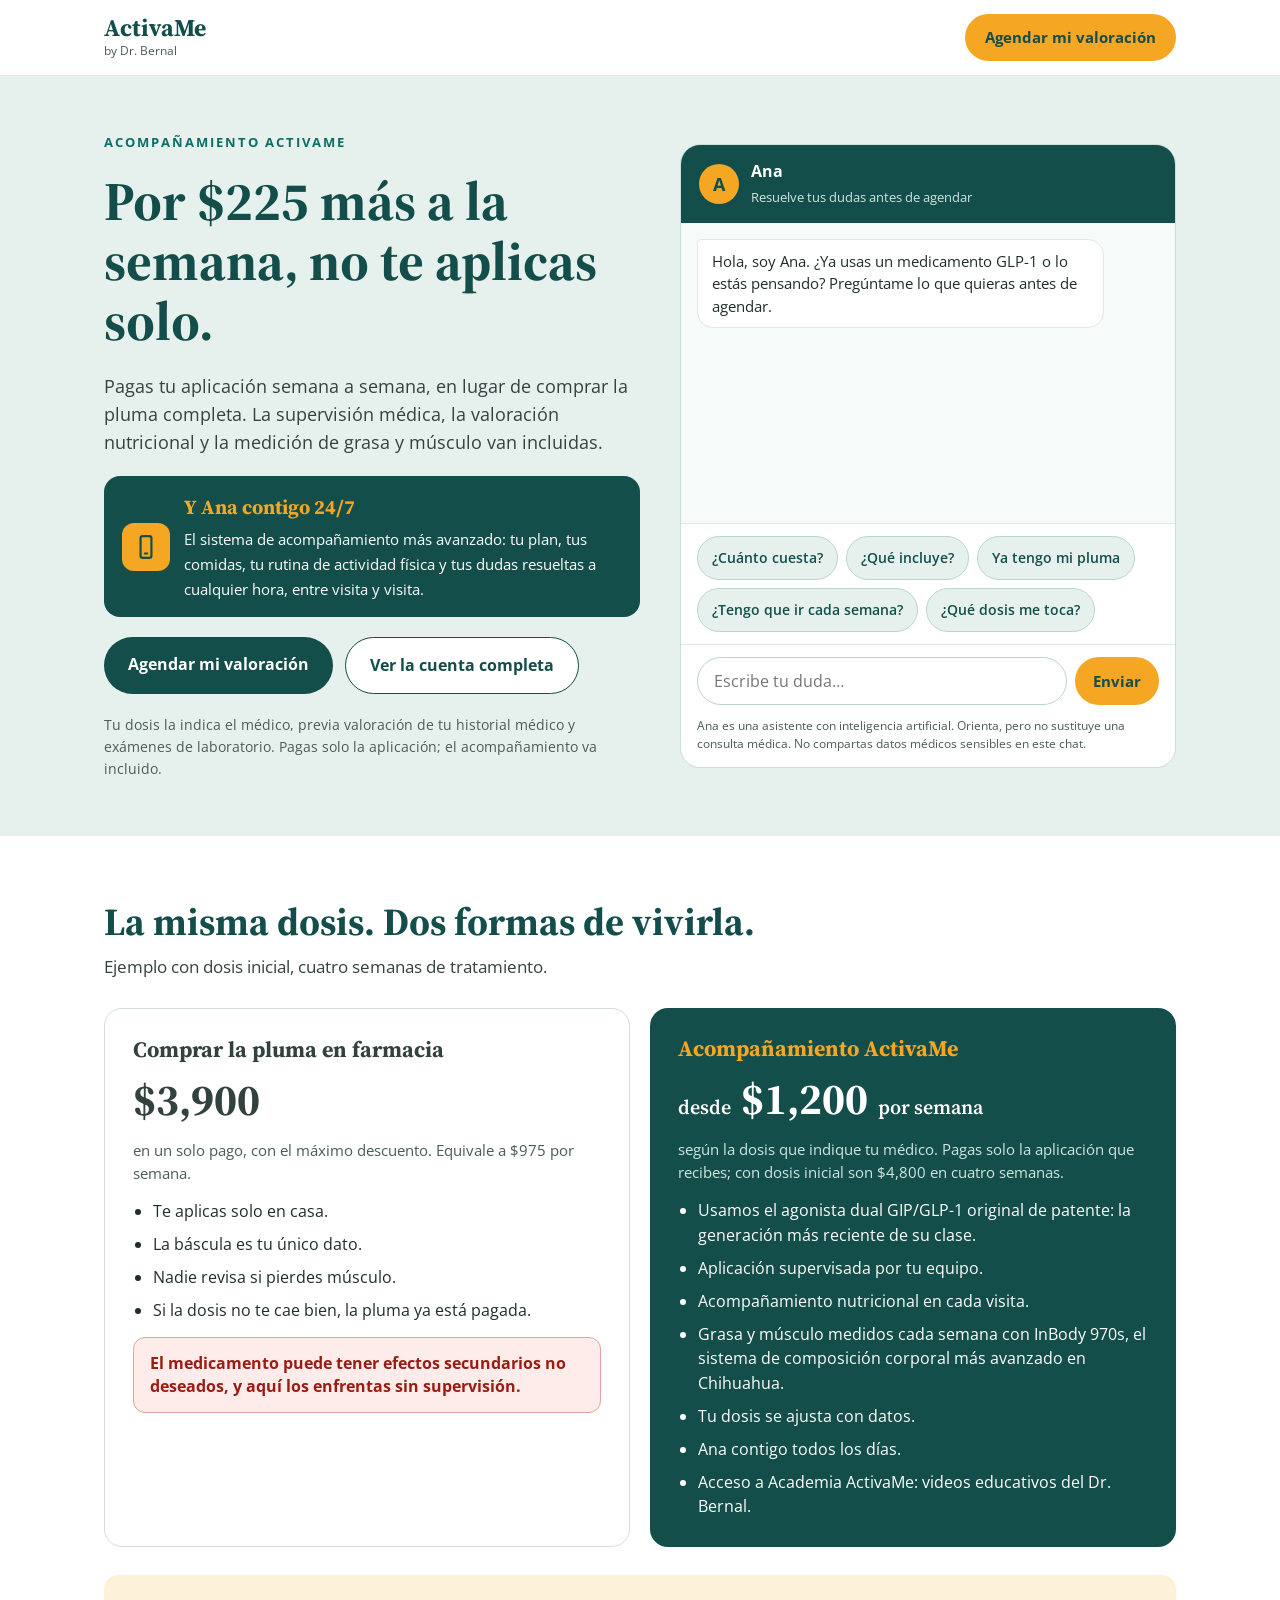
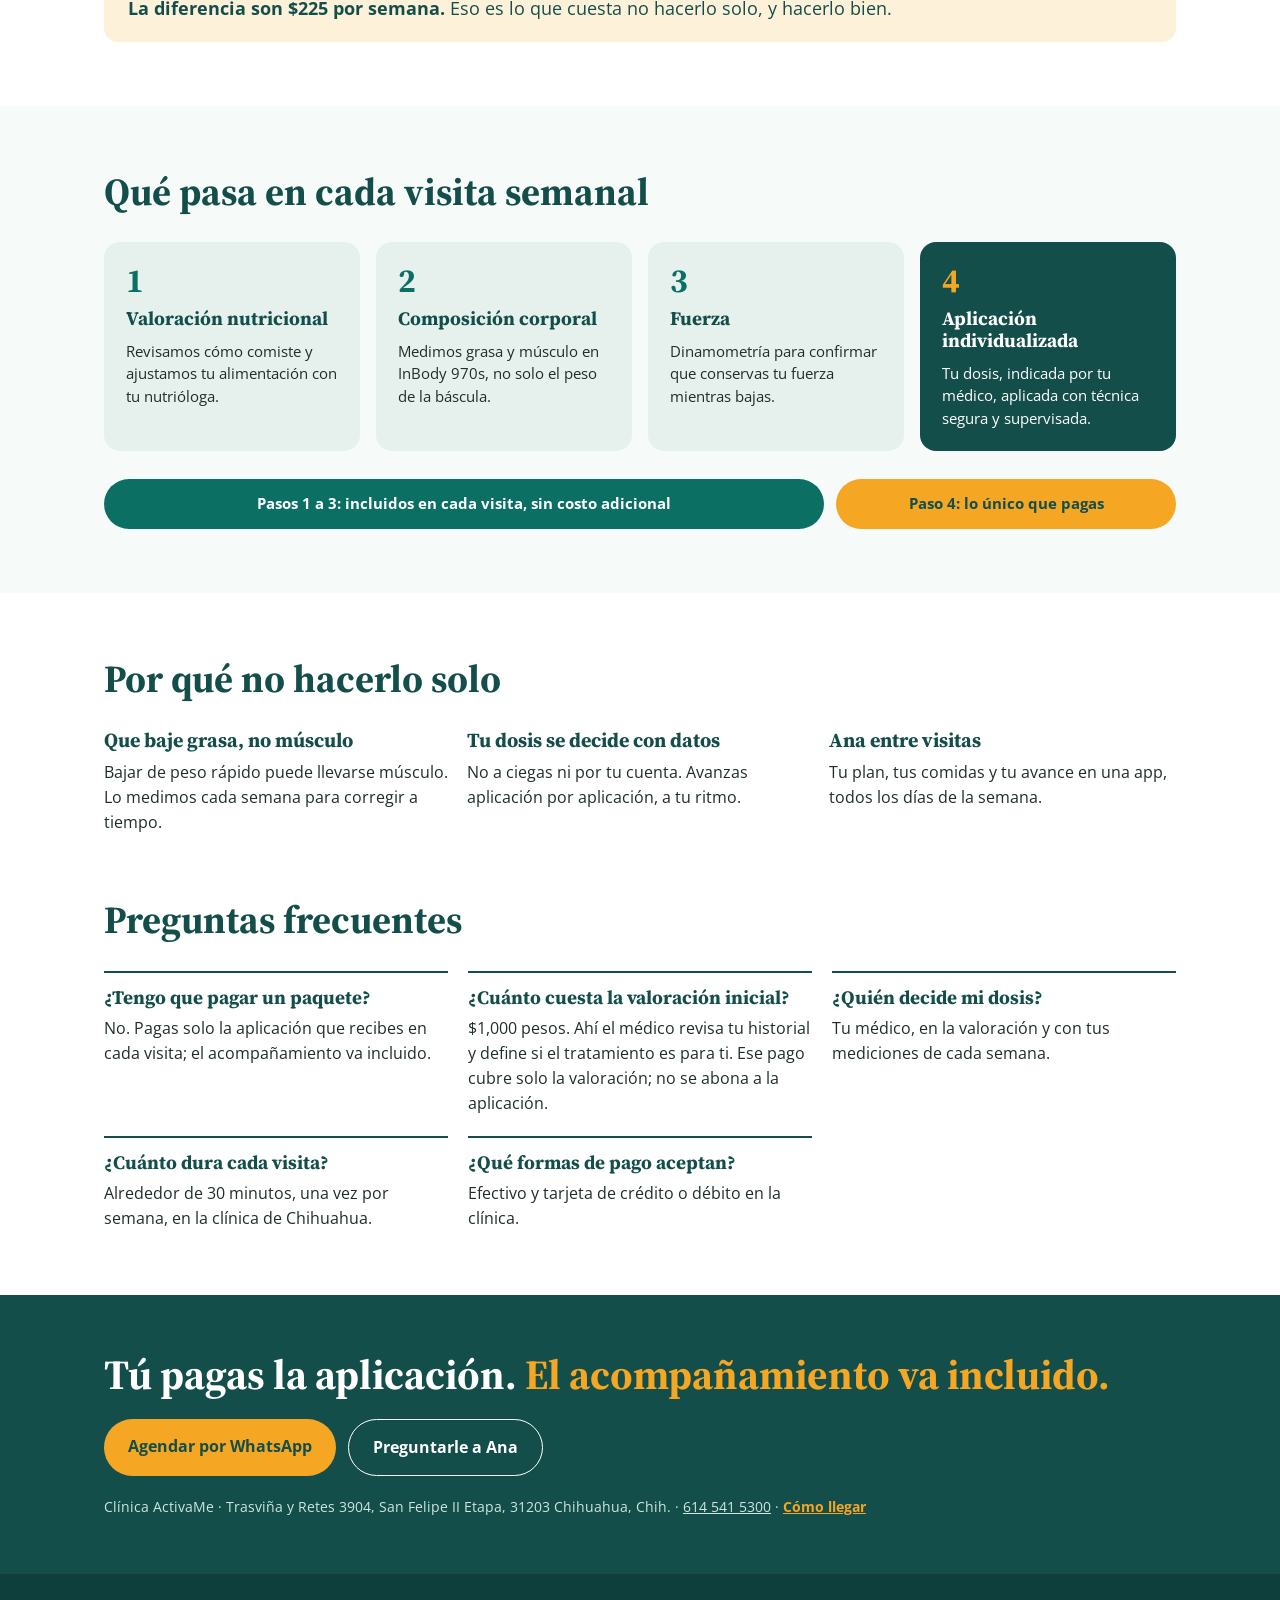
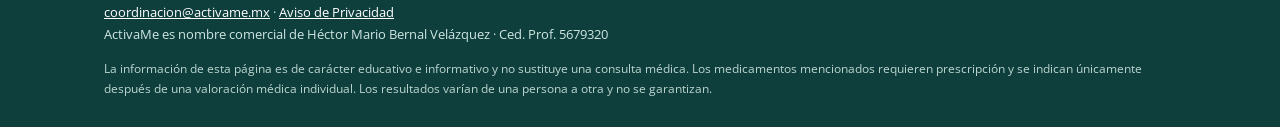
<file: programa/index.html>
<!DOCTYPE html>
<html lang="es-MX">
<head>
<meta charset="UTF-8">
<meta name="viewport" content="width=device-width, initial-scale=1.0">
<title>Acompañamiento ActivaMe · Pagas solo tu aplicación, el acompañamiento va incluido</title>
<meta name="description" content="Acompañamiento ActivaMe en Chihuahua: pagas tu aplicación semana a semana, con supervisión médica, acompañamiento nutricional, medición de grasa y músculo en InBody 970s y Ana contigo 24/7.">
<link rel="canonical" href="https://consulta.activame.mx/programa">

<!-- Open Graph / WhatsApp preview -->
<meta property="og:type" content="website">
<meta property="og:url" content="https://consulta.activame.mx/programa">
<meta property="og:title" content="¿Lo hago solo o lo hago acompañado? · ActivaMe">
<meta property="og:description" content="Pagas solo la aplicación; el acompañamiento va incluido. Supervisión médica, InBody 970s y dinamometría en Chihuahua con el Dr. Héctor Bernal.">
<meta property="og:image" content="https://consulta.activame.mx/og-acompanamiento.jpg?v=2">
<meta property="og:image:width" content="1200">
<meta property="og:image:height" content="630">
<meta property="og:image:alt" content="¿Lo hago solo o lo hago acompañado? Acompañamiento ActivaMe: pagas solo la aplicación, el acompañamiento va incluido.">
<meta property="og:locale" content="es_MX">
<meta property="og:site_name" content="ActivaMe">
<meta name="twitter:card" content="summary_large_image">
<meta name="twitter:title" content="¿Lo hago solo o lo hago acompañado? · ActivaMe">
<meta name="twitter:description" content="Pagas solo la aplicación; el acompañamiento va incluido. Supervisión médica en Chihuahua.">
<meta name="twitter:image" content="https://consulta.activame.mx/og-acompanamiento.jpg?v=2">

<link rel="preconnect" href="https://fonts.googleapis.com">
<link rel="preconnect" href="https://fonts.gstatic.com" crossorigin>
<link rel="preload" as="style" href="https://fonts.googleapis.com/css2?family=Open+Sans:wght@400;600;700&amp;family=Source+Serif+4:wght@600;700&amp;display=swap">
<link rel="stylesheet" href="https://fonts.googleapis.com/css2?family=Open+Sans:wght@400;600;700&amp;family=Source+Serif+4:wght@600;700&amp;display=swap" media="print" onload="this.media='all'">
<noscript><link rel="stylesheet" href="https://fonts.googleapis.com/css2?family=Open+Sans:wght@400;600;700&amp;family=Source+Serif+4:wght@600;700&amp;display=swap"></noscript>
<link rel="icon" href="data:image/svg+xml,%3Csvg xmlns='http://www.w3.org/2000/svg' viewBox='0 0 32 32'%3E%3Crect width='32' height='32' rx='8' fill='%230a3d45'/%3E%3Ccircle cx='16' cy='16' r='6' fill='%237ba088'/%3E%3C/svg%3E">

<!-- ===================================================================
     META PIXEL · HOOK LISTO, DESACTIVADO
     Esta landing NO tiene ningún proveedor de analytics cargado.
     Para activar el seguimiento:
       1. descomentar el bloque de abajo y poner el PIXEL_ID real;
       2. descomentar la línea de fbq dentro de trackCta().
     Evento que se dispararía: Lead, en cada clic a un CTA de WhatsApp.
=======================================================================
<script>
!function(f,b,e,v,n,t,s){if(f.fbq)return;n=f.fbq=function(){n.callMethod?
n.callMethod.apply(n,arguments):n.queue.push(arguments)};if(!f._fbq)f._fbq=n;
n.push=n;n.loaded=!0;n.version='2.0';n.queue=[];t=b.createElement(e);t.async=!0;
t.src=v;s=b.getElementsByTagName(e)[0];s.parentNode.insertBefore(t,s)}(window,
document,'script','https://connect.facebook.net/en_US/fbevents.js');
fbq('init', 'PIXEL_ID_AQUI');
fbq('track', 'PageView');
</script>
==================================================================== -->

<style>
:root{
  --verde:#134E4A; --verde-accion:#0B6F63; --ambar:#F5A623; --menta:#E6F1EE;
  --niebla:#F6FAF9; --tinta:#1F2D2B; --texto-2:#33423F; --gris:#4A5B58;
  --linea:#DCE9E5; --linea-2:#B9D6CE; --claro-sobre-verde:#CFE6E0;
  --serif:'Source Serif 4',Georgia,'Times New Roman',serif;
  --sans:'Open Sans',system-ui,-apple-system,'Segoe UI',Roboto,sans-serif;
}
*,*::before,*::after{box-sizing:border-box}
html{scroll-behavior:smooth;-webkit-text-size-adjust:100%}
body{margin:0;font-family:var(--sans);color:var(--tinta);background:#fff;line-height:1.55}
h1,h2,h3{font-family:var(--serif);margin:0;line-height:1.15}
p{margin:0}
a{color:var(--verde-accion)}
a:hover{color:var(--verde)}
button,input{font-family:inherit}
button{cursor:pointer}
a:focus-visible,button:focus-visible,input:focus-visible{outline:3px solid var(--ambar);outline-offset:3px}
.wrap{max-width:1120px;margin:0 auto;padding:0 24px}
.sr{position:absolute;left:-9999px}

/* Botones */
.btn{display:inline-block;font-weight:700;text-decoration:none;border-radius:999px;padding:15px 24px;font-size:1rem;min-height:48px;text-align:center}
.btn-ambar{background:var(--ambar);color:var(--verde)}
.btn-ambar:hover{background:#FFB942;color:var(--verde)}
.btn-verde{background:var(--verde);color:#fff}
.btn-verde:hover{background:#0E3F3C;color:#fff}
.btn-linea{background:#fff;color:var(--verde);border:1px solid var(--verde)}
.btn-linea-clara{background:transparent;color:#fff;border:1px solid #fff}
.btn-linea-clara:hover{color:#fff;background:rgba(255,255,255,.1)}

/* Encabezado */
.top{border-bottom:1px solid var(--linea)}
.top .wrap{display:flex;flex-wrap:wrap;align-items:center;justify-content:space-between;gap:12px;padding-top:14px;padding-bottom:14px}
.marca{display:flex;flex-direction:column}
.marca b{font-family:var(--serif);font-size:1.5rem;color:var(--verde);line-height:1.1}
.marca span{font-size:.75rem;color:var(--gris)}
.top .btn{padding:12px 20px;font-size:.94rem;min-height:44px}

/* Primera pantalla */
.hero{background:var(--menta)}
.hero .wrap{display:flex;flex-wrap:wrap;gap:40px;align-items:center;padding-top:56px;padding-bottom:56px}
.hero-texto{flex:1 1 420px;min-width:0;display:flex;flex-direction:column;gap:20px}
.sello{font-size:.81rem;letter-spacing:2px;font-weight:700;color:var(--verde-accion)}
.hero h1{font-size:clamp(2.1rem,5vw,3.4rem);line-height:1.1;color:var(--verde)}
.hero .lead{font-size:1.13rem;color:var(--texto-2)}
.ana-bloque{background:var(--verde);color:#fff;border-radius:16px;padding:16px 18px;display:flex;align-items:center;gap:14px}
.ana-icono{flex:0 0 48px;width:48px;height:48px;border-radius:12px;background:var(--ambar);display:flex;align-items:center;justify-content:center}
.ana-bloque b{display:block;font-family:var(--serif);font-size:1.25rem;color:var(--ambar);margin-bottom:4px}
.ana-bloque span{font-size:.94rem;line-height:1.45}
.botones{display:flex;flex-wrap:wrap;gap:12px}
.nota{font-size:.88rem;color:var(--gris)}

/* Chat de Ana */
.chat{flex:1 1 380px;min-width:0;background:#fff;border-radius:20px;border:1px solid #C9DED8;overflow:hidden;display:flex;flex-direction:column}
.chat-cab{background:var(--verde);color:#fff;padding:14px 18px;display:flex;align-items:center;gap:12px}
.chat-avatar{width:40px;height:40px;border-radius:50%;background:var(--ambar);color:var(--verde);display:flex;align-items:center;justify-content:center;font-weight:700;font-size:1.13rem}
.chat-cab b{display:block;font-size:1rem}
.chat-cab span{font-size:.81rem;color:var(--claro-sobre-verde)}
.chat-log{padding:16px;display:flex;flex-direction:column;gap:10px;height:300px;overflow-y:auto;background:var(--niebla)}
.msg{max-width:88%;padding:10px 14px;font-size:.94rem;line-height:1.5;white-space:pre-line;overflow-wrap:anywhere}
.msg-ana{align-self:flex-start;background:#fff;border:1px solid var(--linea);border-radius:4px 16px 16px 16px}
.msg-user{align-self:flex-end;background:var(--verde);color:#fff;border-radius:16px 4px 16px 16px}
.escribiendo{display:flex;gap:5px;padding:14px 16px}
.escribiendo i{width:7px;height:7px;border-radius:50%;background:var(--verde-accion);animation:pulso 1s infinite both}
.escribiendo i:nth-child(2){animation-delay:.15s}
.escribiendo i:nth-child(3){animation-delay:.3s}
@keyframes pulso{0%,80%,100%{opacity:.25}40%{opacity:1}}
.chat-rapidas{padding:12px 16px;display:flex;flex-wrap:wrap;gap:8px;border-top:1px solid var(--linea)}
.chat-rapidas button{background:var(--menta);color:var(--verde);border:1px solid var(--linea-2);border-radius:999px;padding:11px 14px;font-size:.88rem;font-weight:600;min-height:44px}
.chat-rapidas button:hover{background:#D8EAE5}
/* Después de la primera pregunta los botones pasan a una sola fila
   deslizable, para dejarle el espacio a la conversación. */
.chat.en-curso .chat-rapidas{flex-wrap:nowrap;overflow-x:auto;scrollbar-width:none;-webkit-overflow-scrolling:touch}
.chat.en-curso .chat-rapidas::-webkit-scrollbar{display:none}
.chat.en-curso .chat-rapidas button{flex:0 0 auto;white-space:nowrap}
.chat.en-curso .chat-log{height:min(420px,52vh)}
.chat-form{display:flex;gap:8px;padding:12px 16px;border-top:1px solid var(--linea)}
.chat-form input{flex:1;min-width:0;border:1px solid var(--linea-2);border-radius:999px;padding:12px 16px;font-size:1rem}
.chat-form button{background:var(--ambar);color:var(--verde);border:none;border-radius:999px;padding:12px 18px;font-weight:700;font-size:.94rem;min-height:44px}
.chat-form button:disabled,.chat-rapidas button:disabled{opacity:.55;cursor:default}
.chat-aviso{padding:0 16px 14px;font-size:.78rem;color:var(--gris);line-height:1.45}

/* Secciones */
.sec{padding:64px 0}
.sec-niebla{background:var(--niebla)}
.sec .wrap{display:flex;flex-direction:column;gap:28px}
.sec h2{font-size:clamp(1.75rem,4vw,2.4rem);color:var(--verde)}
.sub{font-size:1.06rem;color:var(--texto-2)}
.g2{display:grid;grid-template-columns:repeat(auto-fit,minmax(min(300px,100%),1fr));gap:20px}
.g3{display:grid;grid-template-columns:repeat(auto-fit,minmax(min(260px,100%),1fr));gap:16px}
.g4{display:grid;grid-template-columns:repeat(auto-fit,minmax(min(220px,100%),1fr));gap:16px}

/* Comparador */
.tarjeta{border-radius:18px;padding:28px;display:flex;flex-direction:column;gap:14px}
.tarjeta ul{margin:0;padding-left:20px;display:flex;flex-direction:column;gap:8px}
.t-farmacia{border:1px solid #D5DDDB}
.t-farmacia h3{font-size:1.38rem;color:var(--texto-2)}
.t-farmacia .precio{color:var(--texto-2)}
.t-farmacia .detalle{color:var(--gris)}
.t-activame{background:var(--verde);color:#fff}
.t-activame h3{font-size:1.38rem;color:var(--ambar)}
.t-activame .detalle{color:var(--claro-sobre-verde)}
.precio{font-family:var(--serif);font-weight:700;font-size:2.75rem;line-height:1.1;display:flex;flex-wrap:wrap;align-items:baseline;column-gap:10px}
.precio small{font-size:1.25rem;font-weight:600}
.detalle{font-size:.94rem}
.alerta{background:#FDECEA;border:1px solid #E3A29B;border-radius:12px;padding:14px 16px;line-height:1.45;font-weight:700;color:#9B1C14}
.diferencia{background:#FDF1DA;border-radius:14px;padding:20px 24px;font-size:1.13rem;line-height:1.5;color:var(--verde)}

/* Visita semanal */
.paso{background:var(--menta);border-radius:16px;padding:22px;display:flex;flex-direction:column;gap:10px}
.paso .n{font-family:var(--serif);font-size:2.1rem;font-weight:700;color:var(--verde-accion);line-height:1}
.paso h3{font-size:1.19rem;color:var(--verde)}
.paso p{font-size:.94rem;line-height:1.5}
.paso-pago{background:var(--verde);color:#fff}
.paso-pago .n{color:var(--ambar)}
.paso-pago h3{color:#fff}
.pildoras{display:flex;flex-wrap:wrap;gap:12px}
.pildora{border-radius:999px;padding:13px 20px;text-align:center;font-weight:700;font-size:.94rem}
.pildora-incluido{flex:3 1 300px;background:var(--verde-accion);color:#fff}
.pildora-pago{flex:1 1 200px;background:var(--ambar);color:var(--verde)}

/* Por qué no solo */
.razon{display:flex;flex-direction:column;gap:8px}
.razon h3{font-size:1.25rem;color:var(--verde)}

/* Preguntas */
.faq{border-top:2px solid var(--verde);padding-top:14px;display:flex;flex-direction:column;gap:8px}
.faq h3{font-size:1.19rem;color:var(--verde)}

/* Cierre */
.cierre{background:var(--verde);color:#fff}
.cierre .wrap{padding-top:56px;padding-bottom:56px;display:flex;flex-direction:column;align-items:flex-start;gap:20px}
.cierre h2{font-size:clamp(1.75rem,4.5vw,2.6rem);line-height:1.15}
.cierre h2 em{font-style:normal;color:var(--ambar)}
.cierre .datos{font-size:.88rem;line-height:1.6;color:var(--claro-sobre-verde)}
.cierre .datos a{color:var(--ambar);font-weight:700}

/* Pie legal */
footer{background:#0E3F3C;color:var(--claro-sobre-verde);font-size:.84rem;line-height:1.6;padding:28px 0 96px}
footer a{color:#fff}
footer .aviso{margin-top:14px;font-size:.78rem;opacity:.9}

/* WhatsApp fijo en móvil */
.sticky-wa{position:fixed;left:0;right:0;bottom:0;z-index:20;background:#fff;border-top:1px solid var(--linea);padding:10px 16px calc(10px + env(safe-area-inset-bottom));transform:translateY(110%);transition:transform .25s}
.sticky-wa.is-visible{transform:none}
.sticky-wa .btn{display:block;width:100%}
@media(min-width:768px){ .sticky-wa{display:none} footer{padding-bottom:28px} }
@media(prefers-reduced-motion:reduce){
  html{scroll-behavior:auto}
  .sticky-wa{transition:none}
  .escribiendo i{animation:none;opacity:.7}
}
</style>
</head>
<body>

<header class="top">
  <div class="wrap">
    <div class="marca"><b>ActivaMe</b><span>by Dr. Bernal</span></div>
    <a class="btn btn-ambar" href="https://wa.me/526144078343" data-cta="header">Agendar mi valoración</a>
  </div>
</header>

<main>

<!-- ============ PRIMERA PANTALLA ============ -->
<section class="hero">
  <div class="wrap">
    <div class="hero-texto">
      <span class="sello">ACOMPAÑAMIENTO ACTIVAME</span>
      <h1>Por $225 más a la semana, no te aplicas solo.</h1>
      <p class="lead">Pagas tu aplicación semana a semana, en lugar de comprar la pluma completa. La supervisión médica, la valoración nutricional y la medición de grasa y músculo van incluidas.</p>
      <div class="ana-bloque">
        <div class="ana-icono">
          <svg aria-hidden="true" width="26" height="26" viewBox="0 0 24 24" fill="none" stroke="#134E4A" stroke-width="2" stroke-linecap="round" stroke-linejoin="round"><rect x="7" y="2" width="10" height="20" rx="2"></rect><line x1="11" y1="18" x2="13" y2="18"></line></svg>
        </div>
        <div>
          <b>Y Ana contigo 24/7</b>
          <span>El sistema de acompañamiento más avanzado: tu plan, tus comidas, tu rutina de actividad física y tus dudas resueltas a cualquier hora, entre visita y visita.</span>
        </div>
      </div>
      <div class="botones" id="heroCta">
        <a class="btn btn-verde" href="https://wa.me/526144078343" data-cta="hero">Agendar mi valoración</a>
        <a class="btn btn-linea" href="#comparar">Ver la cuenta completa</a>
      </div>
      <p class="nota">Tu dosis la indica el médico, previa valoración de tu historial médico y exámenes de laboratorio. Pagas solo la aplicación; el acompañamiento va incluido.</p>
    </div>

    <div class="chat" id="chatAna">
      <div class="chat-cab">
        <div class="chat-avatar" aria-hidden="true">A</div>
        <div><b>Ana</b><span>Resuelve tus dudas antes de agendar</span></div>
      </div>
      <div class="chat-log" id="chatLog" role="log" aria-live="polite" aria-label="Conversación con Ana"></div>
      <div class="chat-rapidas" id="chatRapidas">
        <button type="button" data-clave="costo">¿Cuánto cuesta?</button>
        <button type="button" data-clave="incluye">¿Qué incluye?</button>
        <button type="button" data-clave="pluma">Ya tengo mi pluma</button>
        <button type="button" data-clave="semanal">¿Tengo que ir cada semana?</button>
        <button type="button" data-clave="dosis">¿Qué dosis me toca?</button>
      </div>
      <form class="chat-form" id="chatForm">
        <label class="sr" for="chatInput">Escribe tu duda</label>
        <input id="chatInput" type="text" maxlength="500" autocomplete="off" placeholder="Escribe tu duda…">
        <button type="submit" id="chatEnviar">Enviar</button>
      </form>
      <p class="chat-aviso">Ana es una asistente con inteligencia artificial. Orienta, pero no sustituye una consulta médica. No compartas datos médicos sensibles en este chat.</p>
    </div>
  </div>
</section>

<!-- ============ COMPARADOR ============ -->
<section class="sec" id="comparar">
  <div class="wrap">
    <div>
      <h2>La misma dosis. Dos formas de vivirla.</h2>
      <p class="sub" style="margin-top:10px">Ejemplo con dosis inicial, cuatro semanas de tratamiento.</p>
    </div>
    <div class="g2">
      <div class="tarjeta t-farmacia">
        <h3>Comprar la pluma en farmacia</h3>
        <div class="precio">$3,900</div>
        <p class="detalle">en un solo pago, con el máximo descuento. Equivale a $975 por semana.</p>
        <ul>
          <li>Te aplicas solo en casa.</li>
          <li>La báscula es tu único dato.</li>
          <li>Nadie revisa si pierdes músculo.</li>
          <li>Si la dosis no te cae bien, la pluma ya está pagada.</li>
        </ul>
        <div class="alerta">El medicamento puede tener efectos secundarios no deseados, y aquí los enfrentas sin supervisión.</div>
      </div>
      <div class="tarjeta t-activame">
        <h3>Acompañamiento ActivaMe</h3>
        <div class="precio"><small>desde</small> $1,200 <small>por semana</small></div>
        <p class="detalle">según la dosis que indique tu médico. Pagas solo la aplicación que recibes; con dosis inicial son $4,800 en cuatro semanas.</p>
        <ul>
          <li>Usamos el agonista dual GIP/GLP-1 original de patente: la generación más reciente de su clase.</li>
          <li>Aplicación supervisada por tu equipo.</li>
          <li>Acompañamiento nutricional en cada visita.</li>
          <li>Grasa y músculo medidos cada semana con InBody 970s, el sistema de composición corporal más avanzado en Chihuahua.</li>
          <li>Tu dosis se ajusta con datos.</li>
          <li>Ana contigo todos los días.</li>
          <li>Acceso a Academia ActivaMe: videos educativos del Dr. Bernal.</li>
        </ul>
      </div>
    </div>
    <div class="diferencia"><strong>La diferencia son $225 por semana.</strong> Eso es lo que cuesta no hacerlo solo, y hacerlo bien.</div>
  </div>
</section>

<!-- ============ VISITA SEMANAL ============ -->
<section class="sec sec-niebla">
  <div class="wrap">
    <h2>Qué pasa en cada visita semanal</h2>
    <div class="g4">
      <div class="paso"><span class="n">1</span><h3>Valoración nutricional</h3><p>Revisamos cómo comiste y ajustamos tu alimentación con tu nutrióloga.</p></div>
      <div class="paso"><span class="n">2</span><h3>Composición corporal</h3><p>Medimos grasa y músculo en InBody 970s, no solo el peso de la báscula.</p></div>
      <div class="paso"><span class="n">3</span><h3>Fuerza</h3><p>Dinamometría para confirmar que conservas tu fuerza mientras bajas.</p></div>
      <div class="paso paso-pago"><span class="n">4</span><h3>Aplicación individualizada</h3><p>Tu dosis, indicada por tu médico, aplicada con técnica segura y supervisada.</p></div>
    </div>
    <div class="pildoras">
      <div class="pildora pildora-incluido">Pasos 1 a 3: incluidos en cada visita, sin costo adicional</div>
      <div class="pildora pildora-pago">Paso 4: lo único que pagas</div>
    </div>
  </div>
</section>

<!-- ============ POR QUÉ NO SOLO ============ -->
<section class="sec">
  <div class="wrap">
    <h2>Por qué no hacerlo solo</h2>
    <div class="g3">
      <div class="razon"><h3>Que baje grasa, no músculo</h3><p>Bajar de peso rápido puede llevarse músculo. Lo medimos cada semana para corregir a tiempo.</p></div>
      <div class="razon"><h3>Tu dosis se decide con datos</h3><p>No a ciegas ni por tu cuenta. Avanzas aplicación por aplicación, a tu ritmo.</p></div>
      <div class="razon"><h3>Ana entre visitas</h3><p>Tu plan, tus comidas y tu avance en una app, todos los días de la semana.</p></div>
    </div>
  </div>
</section>

<!-- ============ PREGUNTAS FRECUENTES ============ -->
<section class="sec" style="padding-top:0">
  <div class="wrap">
    <h2>Preguntas frecuentes</h2>
    <div class="g2">
      <div class="faq"><h3>¿Tengo que pagar un paquete?</h3><p>No. Pagas solo la aplicación que recibes en cada visita; el acompañamiento va incluido.</p></div>
      <div class="faq"><h3>¿Cuánto cuesta la valoración inicial?</h3><p>$1,000 pesos. Ahí el médico revisa tu historial y define si el tratamiento es para ti. Ese pago cubre solo la valoración; no se abona a la aplicación.</p></div>
      <div class="faq"><h3>¿Quién decide mi dosis?</h3><p>Tu médico, en la valoración y con tus mediciones de cada semana.</p></div>
      <div class="faq"><h3>¿Cuánto dura cada visita?</h3><p>Alrededor de 30 minutos, una vez por semana, en la clínica de Chihuahua.</p></div>
      <div class="faq"><h3>¿Qué formas de pago aceptan?</h3><p>Efectivo y tarjeta de crédito o débito en la clínica.</p></div>
    </div>
  </div>
</section>

<!-- ============ CIERRE ============ -->
<section class="cierre" id="agendar">
  <div class="wrap">
    <h2>Tú pagas la aplicación. <em>El acompañamiento va incluido.</em></h2>
    <div class="botones">
      <a class="btn btn-ambar" href="https://wa.me/526144078343" data-cta="cierre">Agendar por WhatsApp</a>
      <a class="btn btn-linea-clara" href="#chatAna">Preguntarle a Ana</a>
    </div>
    <p class="datos">Clínica ActivaMe · Trasviña y Retes 3904, San Felipe II Etapa, 31203 Chihuahua, Chih. · <a href="tel:+526145415300" style="color:inherit;font-weight:400">614 541 5300</a> · <a href="https://maps.app.goo.gl/tbPJAtncrJQ5twfj9" target="_blank" rel="noopener">Cómo llegar</a></p>
  </div>
</section>

</main>

<footer>
  <div class="wrap">
    <a href="mailto:coordinacion@activame.mx">coordinacion@activame.mx</a> · <a href="https://app.activame.mx/privacidad" target="_blank" rel="noopener">Aviso de Privacidad</a><br>
    ActivaMe es nombre comercial de Héctor Mario Bernal Velázquez · Ced. Prof. 5679320
    <p class="aviso">
      La información de esta página es de carácter educativo e informativo y no sustituye una consulta médica.
      Los medicamentos mencionados requieren prescripción y se indican únicamente después de una valoración médica individual.
      Los resultados varían de una persona a otra y no se garantizan.
    </p>
  </div>
</footer>

<!-- ============ STICKY WHATSAPP (móvil) ============ -->
<nav class="sticky-wa" id="stickyWa" aria-label="Agendar por WhatsApp">
  <a class="btn btn-ambar" href="https://wa.me/526144078343" data-cta="sticky">Agendar por WhatsApp</a>
</nav>

<script>
/* ===================================================================
   1 · DESTINO DE LOS CTA
   Un solo número (Georgina, coordinación). Cada CTA puede traer su
   propio mensaje en data-msg; los que no, usan el genérico.
=================================================================== */
var WA_NUMERO  = '526144078343';
var WA_MENSAJE = 'Hola, quiero agendar mi valoración para el Acompañamiento ActivaMe.';

/* ===================================================================
   2 · UTM → mensaje de WhatsApp
   El origen de campaña se adjunta al final del mensaje prellenado.
=================================================================== */
function sufijoUtm(){
  var qs = new URLSearchParams(window.location.search);
  var origen = [];
  var source   = qs.get('utm_source');
  var campaign = qs.get('utm_campaign');
  var medium   = qs.get('utm_medium');
  if(source)   origen.push(source);
  if(campaign) origen.push(campaign);
  if(medium)   origen.push(medium);
  return origen.length ? '\n\n(Ref: ' + origen.join(' · ') + ')' : '';
}
function construirEnlaceWa(mensaje, sufijo){
  return 'https://wa.me/' + WA_NUMERO + '?text=' + encodeURIComponent(mensaje + sufijo);
}

/* ===================================================================
   3 · TRACKING
   Meta Pixel NO está instalado (ver bloque comentado en el <head>).
=================================================================== */
function trackCta(location){
  // if (typeof fbq === 'function') fbq('track', 'Lead', { content_name: 'acompanamiento', cta_location: location });
  if (window.console) console.log('[track] cta_click', { location: location, page: 'acompanamiento' });
}

(function(){
  /* --- Enlace + tracking en todos los CTA de WhatsApp --- */
  var sufijo = sufijoUtm();
  var botones = document.querySelectorAll('[data-cta]');
  for(var i = 0; i < botones.length; i++){
    var mensaje = botones[i].getAttribute('data-msg') || WA_MENSAJE;
    botones[i].setAttribute('href', construirEnlaceWa(mensaje, sufijo));
    botones[i].setAttribute('target', '_blank');
    botones[i].setAttribute('rel', 'noopener');
    botones[i].addEventListener('click', function(){ trackCta(this.getAttribute('data-cta')); });
  }

  /* --- WhatsApp fijo en móvil: aparece cuando los botones de arriba
         ya no se ven, y se oculta al llegar al cierre. --- */
  var sticky = document.getElementById('stickyWa');
  var heroCta = document.getElementById('heroCta');
  var cierre = document.getElementById('agendar');
  if('IntersectionObserver' in window && sticky && heroCta && cierre){
    var heroVisible = true, cierreVisible = false;
    var pintar = function(){ sticky.classList.toggle('is-visible', !heroVisible && !cierreVisible); };
    new IntersectionObserver(function(e){ heroVisible = e[0].isIntersecting; pintar(); }).observe(heroCta);
    new IntersectionObserver(function(e){ cierreVisible = e[0].isIntersecting; pintar(); }).observe(cierre);
  }

  /* =================================================================
     4 · CHAT DE ANA
     Cada mensaje se envía a /api/ana, que responde con IA usando el
     guion del servidor. Si el servicio no contesta, los cinco botones
     tienen una respuesta de respaldo escrita aquí, y el texto libre
     canaliza a WhatsApp. Nunca se muestra un error técnico al visitante.
  ================================================================= */
  var log = document.getElementById('chatLog');
  var form = document.getElementById('chatForm');
  var input = document.getElementById('chatInput');
  var enviar = document.getElementById('chatEnviar');
  var rapidas = document.querySelectorAll('#chatRapidas button');
  if(!log || !form) return;

  var SALUDO = 'Hola, soy Ana. ¿Ya usas un medicamento GLP-1 o lo estás pensando? Pregúntame lo que quieras antes de agendar.';
  var RESPALDO = {
    costo: 'La aplicación va desde $1,200 por semana, según la dosis que indique tu médico.\n\nComprar la pluma en farmacia sale en unos $3,900 por 4 dosis: $975 por semana.\n\nPor $225 más a la semana recibes aplicación supervisada, acompañamiento nutricional, medición de grasa y músculo con InBody 970s, ajuste de tu dosis con datos, acceso a Academia ActivaMe y a mí todos los días.',
    incluye: 'En cada visita: valoración nutricional, composición corporal en InBody 970s, fuerza con dinamometría, presión arterial y tu aplicación supervisada.\n\nSolo pagas la aplicación. Lo demás va incluido, y también el acceso a mí en la app y a Academia ActivaMe.',
    pluma: 'Qué bien que ya empezaste. Acude a valoración: tu médico revisa tu dosis y medimos tu músculo para ver cómo vas.',
    semanal: 'Sí, la aplicación es semanal y en la clínica. La visita dura unos 30 minutos: medición, revisión y aplicación. Entre visitas me tienes en la app.',
    dosis: 'Eso lo decide tu médico en la valoración, con tu historial y tus laboratorios. Yo no puedo indicarte dosis, pero sí ayudarte a agendar por WhatsApp.'
  };
  var SIN_SERVICIO = 'En este momento no puedo responderte por aquí. Escríbele a Georgina por WhatsApp con el botón de agendar y te atiende directamente.';
  var MAX_HISTORIAL = 12;

  var historial = [];   /* solo lo que se envía al servidor: turnos user/assistant */
  var ocupada = false;

  function burbuja(texto, quien){
    var d = document.createElement('div');
    d.className = 'msg ' + (quien === 'user' ? 'msg-user' : 'msg-ana');
    d.textContent = texto;            /* siempre como texto, nunca como HTML */
    log.appendChild(d);
    log.scrollTop = log.scrollHeight;
    return d;
  }
  /* El chat muestra texto plano. Si el modelo manda marcas de formato
     (negritas, encabezados, viñetas), se quitan para que no salgan
     asteriscos sueltos en pantalla. */
  function sinFormato(t){
    return t
      .replace(/\*\*([^*\n]+)\*\*/g, '$1')
      .replace(/__([^_\n]+)__/g, '$1')
      .replace(/(^|[\s(¿¡])\*([^*\n]+)\*(?=[\s.,;:!?)]|$)/g, '$1$2')
      .replace(/^#{1,6}\s+/gm, '')
      .replace(/^\s*[-*]\s+/gm, '• ');
  }
  function mostrarEscribiendo(){
    var d = document.createElement('div');
    d.className = 'msg msg-ana escribiendo';
    d.setAttribute('aria-label', 'Ana está escribiendo');
    d.appendChild(document.createElement('i'));
    d.appendChild(document.createElement('i'));
    d.appendChild(document.createElement('i'));
    log.appendChild(d);
    log.scrollTop = log.scrollHeight;
    return d;
  }
  function bloquear(si){
    ocupada = si;
    enviar.disabled = si;
    for(var r = 0; r < rapidas.length; r++) rapidas[r].disabled = si;
  }

  function preguntar(texto, clave){
    texto = (texto || '').trim();
    if(!texto || ocupada) return;
    document.getElementById('chatAna').classList.add('en-curso');
    burbuja(texto, 'user');
    historial.push({ role: 'user', content: texto });
    bloquear(true);
    var puntos = mostrarEscribiendo();

    /* El servidor exige que el historial empiece con un turno del visitante. */
    var envio = historial.slice(-MAX_HISTORIAL);
    while(envio.length && envio[0].role !== 'user') envio.shift();

    fetch('/api/ana', {
      method: 'POST',
      headers: { 'Content-Type': 'application/json' },
      body: JSON.stringify({ messages: envio })
    })
    .then(function(r){ if(!r.ok) throw new Error('estado ' + r.status); return r.json(); })
    .then(function(d){ if(!d || !d.reply) throw new Error('vacía'); return d.reply; })
    .catch(function(){ return null; })
    .then(function(respuesta){
      if(puntos.parentNode) log.removeChild(puntos);
      if(respuesta){
        respuesta = sinFormato(respuesta);
        burbuja(respuesta, 'ana');
        historial.push({ role: 'assistant', content: respuesta.slice(0, 2500) });
      } else {
        /* Sin servicio: respaldo fijo. No se guarda en el historial para
           no mezclar texto escrito a mano con respuestas del modelo. */
        historial.pop();
        burbuja((clave && RESPALDO[clave]) || SIN_SERVICIO, 'ana');
      }
      bloquear(false);
    });
  }

  burbuja(SALUDO, 'ana');
  for(var q = 0; q < rapidas.length; q++){
    rapidas[q].addEventListener('click', function(){
      preguntar(this.textContent, this.getAttribute('data-clave'));
    });
  }
  form.addEventListener('submit', function(e){
    e.preventDefault();
    var t = input.value;
    input.value = '';
    preguntar(t, null);
  });
})();
</script>
</body>
</html>
</file>
<file: ciclo.css>
/* ============================================================
   «Así te acompañamos entre consultas» — el ciclo
   Equipo médico → Ana → Tú → Elia (→ Equipo).

   Lo usan / (versión corta) y /programa (versión completa); la animación
   vive en /ciclo.js. Todo el texto es HTML: el SVG solo dibuja el anillo,
   las flechas y los puntitos (aria-hidden).

   - Escritorio (≥ 900 px y con container queries): el anillo. La escena mide
     1000 × 600 «unidades» (--u) y TODO escala con su ancho —cajas, letra y
     posiciones—, así que lo que no se enciama a un ancho no se enciama a ninguno.
   - Móvil y tableta: columna Equipo → Ana → Tú → Elia con flechas hacia abajo
     y una flecha de regreso por la izquierda: el ciclo se repite.
   - Sin JS o con «reducir movimiento»: todo visible y quieto. Los estados
     ocultos solo existen bajo .ciclo--anim, que pone ciclo.js.
   ============================================================ */

.ciclo{
  --ciclo-equipo:#2F5D50;
  --ciclo-tu:#2F5FA8;
  --ciclo-elia-bg:#E7F3EB;
  --ciclo-elia-borde:#3E8E63;
  --ciclo-ana-bg:#F1EAFA;
  --ciclo-ana-borde:#7E57C2;
  --ciclo-ana-tinta:#4F2F86;
  --ciclo-flecha:#5f7f78;
  background:var(--paper);
  color:var(--ink);
}
.ciclo .ciclo-sr{position:absolute;width:1px;height:1px;padding:0;margin:-1px;overflow:hidden;clip:rect(0,0,0,0);white-space:nowrap;border:0}

.ciclo-titulo{
  font-family:'Newsreader',Georgia,serif;font-weight:500;
  font-size:clamp(1.75rem,5.4vw,2.7rem);line-height:1.1;color:var(--teal-deep);
  max-width:22ch;margin:0 auto;text-align:center;
}
.ciclo-gancho{
  margin:1.1rem auto 0;max-width:46ch;text-align:center;
  font-size:clamp(1.02rem,2.6vw,1.2rem);line-height:1.55;color:var(--ink-soft);
}
.ciclo-min{color:var(--amber);font-weight:800;font-variant-numeric:tabular-nums;white-space:nowrap}
/* Mientras cuenta, el número reserva su ancho final: la frase no baila. */
.ciclo--anim .ciclo-min{display:inline-block;min-width:5.4ch;text-align:right}

/* ---------- los nodos (base = móvil) ---------- */
.ciclo-escena{position:relative;margin:2.2rem auto 0;max-width:460px}
.ciclo-svg{display:none}
.ciclo-nodos{
  list-style:none;margin:0;padding:0 0 0 30px;position:relative;
  display:flex;flex-direction:column;align-items:stretch;
}
.ciclo-nodo{display:block}
.ciclo-caja{
  border-radius:18px;padding:16px 18px;border:2px solid transparent;
  box-shadow:0 14px 34px -24px rgba(13,61,69,.55);
}
.ciclo-caja h3{
  font-family:'Mulish',sans-serif;font-weight:800;font-size:1.08rem;
  line-height:1.25;letter-spacing:0;margin:0 0 .3rem;
}
.ciclo-caja p{margin:0;font-size:.97rem;line-height:1.45}
.ciclo-nodo--equipo .ciclo-caja{background:var(--ciclo-equipo);border-color:var(--ciclo-equipo);color:#fdfaf2}
.ciclo-nodo--equipo h3{color:#fff}
.ciclo-nodo--ana .ciclo-caja{background:var(--ciclo-ana-bg);border-color:var(--ciclo-ana-borde);color:var(--ink)}
.ciclo-nodo--ana h3{color:var(--ciclo-ana-tinta)}
.ciclo-nodo--tu .ciclo-caja{background:var(--ciclo-tu);border-color:var(--ciclo-tu);color:#f3f7ff}
.ciclo-nodo--tu h3{color:#fff}
.ciclo-nodo--elia .ciclo-caja{background:var(--ciclo-elia-bg);border-color:var(--ciclo-elia-borde);color:var(--ink)}
.ciclo-nodo--elia h3{color:var(--ciclo-equipo)}

/* Etiqueta de la flecha que SALE de cada nodo. Entre palabras puede bajar
   de renglón; a media palabra, nunca. */
.ciclo-etq{
  display:flex;align-items:center;justify-content:center;gap:10px;
  margin:0;padding:6px 0;min-height:52px;
  font-size:.86rem;font-weight:700;letter-spacing:.02em;color:var(--teal);
  overflow-wrap:normal;word-break:normal;hyphens:none;
}
.ciclo-baja{width:14px;height:40px;flex:0 0 auto;overflow:visible}
.ciclo-baja path{fill:none;stroke:var(--ciclo-flecha);stroke-width:2;stroke-linecap:round;stroke-linejoin:round}

/* La última (Elia → Equipo) no baja: regresa arriba por la izquierda. */
.ciclo-etq--regreso{justify-content:flex-start;min-height:0;padding:12px 0 0}
.ciclo-etq--regreso .ciclo-baja{display:none}
.ciclo-regreso{
  position:absolute;left:4px;top:44px;bottom:11px;width:18px;
  border:2px dashed var(--ciclo-flecha);border-right:0;border-radius:14px 0 0 14px;
  pointer-events:none;
}
.ciclo-regreso::after{
  content:"";position:absolute;right:-6px;top:-7px;
  border-left:9px solid var(--ciclo-flecha);border-top:6px solid transparent;border-bottom:6px solid transparent;
}

/* ---------- cierre, nota y «Tu parte» ---------- */
.ciclo-cierre{
  margin:2.4rem auto 0;max-width:30ch;text-align:center;
  font-family:'Newsreader',Georgia,serif;font-style:italic;font-weight:500;
  font-size:clamp(1.3rem,3.6vw,1.75rem);line-height:1.25;color:var(--teal-deep);
}
.ciclo-nota{margin:.9rem auto 0;max-width:58ch;text-align:center;font-size:.84rem;line-height:1.5;color:var(--ink-soft);opacity:.9}

.ciclo-parte{
  margin:2.6rem auto 0;max-width:640px;background:var(--cream);
  border:1px solid var(--line);border-radius:20px;padding:22px 20px;
}
.ciclo-parte-titulo{
  font-family:'Newsreader',Georgia,serif;font-weight:500;letter-spacing:-.01em;
  font-size:clamp(1.3rem,3.8vw,1.6rem);line-height:1.2;color:var(--teal-deep);margin:0;
}
.ciclo-pasos{list-style:none;margin:1rem 0 0;padding:0;counter-reset:paso;display:grid;gap:.85rem}
.ciclo-pasos li{
  counter-increment:paso;position:relative;padding-left:44px;
  font-size:.98rem;line-height:1.5;color:var(--ink-soft);
}
.ciclo-pasos li::before{
  content:counter(paso);position:absolute;left:0;top:-1px;
  width:30px;height:30px;border-radius:50%;background:var(--ciclo-tu);color:#fff;
  display:flex;align-items:center;justify-content:center;font-weight:800;font-size:.9rem;
}
.ciclo-pasos b{color:var(--ink)}

/* ---------- escritorio: el anillo ---------- */
@supports (container-type:inline-size){
@media (min-width:900px){
  .ciclo-escena{
    max-width:1000px;aspect-ratio:1000/600;margin-top:2.6rem;
    container-type:inline-size;
    --u:.1cqw;
  }
  .ciclo-svg{display:block;position:absolute;inset:0;width:100%;height:100%;overflow:visible}
  .ciclo-nodos{position:static;padding:0;display:block}
  .ciclo-caja{
    position:absolute;width:calc(222 * var(--u));
    left:calc(var(--x) * var(--u));top:calc(var(--y) * var(--u));
    translate:-50% -50%;
    padding:calc(15 * var(--u)) calc(17 * var(--u));
    border-radius:calc(18 * var(--u));border-width:calc(2 * var(--u));
    text-align:center;
  }
  .ciclo-caja h3{font-size:calc(19 * var(--u));margin-bottom:calc(5 * var(--u))}
  .ciclo-caja p{font-size:calc(15 * var(--u))}
  .ciclo-nodo--equipo .ciclo-caja{--x:500;--y:70}
  .ciclo-nodo--ana .ciclo-caja{--x:850;--y:320}
  .ciclo-nodo--tu .ciclo-caja{--x:500;--y:320;width:calc(190 * var(--u))}
  .ciclo-nodo--elia .ciclo-caja{--x:150;--y:320}

  .ciclo-etq{
    position:absolute;display:block;min-height:0;padding:0;
    font-size:calc(14 * var(--u));line-height:1.25;letter-spacing:0;
    left:calc(var(--x) * var(--u));top:calc(var(--y) * var(--u));
  }
  .ciclo-baja,.ciclo-regreso{display:none}
  /* Junto al arco exterior derecho, sin tocarlo. */
  .ciclo-etq--plan{--x:782;--y:92;text-align:left}
  /* Entre Ana y Tú: 2 renglones como mucho, partidos entre palabras. */
  .ciclo-etq--diario{--x:667;--y:334;width:calc(136 * var(--u));translate:-50% 0;text-align:center}
  .ciclo-etq--datos{--x:333;--y:334;translate:-50% 0;text-align:center;white-space:nowrap}
  .ciclo-etq--regreso{--x:218;--y:92;translate:-100% 0;text-align:right}

  .ciclo-anillo{fill:none;stroke:var(--sage-soft);stroke-width:2;stroke-dasharray:3 9;stroke-linecap:round}
  .ciclo-trazo,.ciclo-punta{fill:none;stroke:var(--ciclo-flecha);stroke-width:2.4;stroke-linecap:round;stroke-linejoin:round}
  .ciclo-puntos circle{fill:var(--teal);opacity:0}
}
}

/* ---------- animación (solo con .ciclo--anim, que pone ciclo.js) ----------
   Nodo i aparece en i·300 ms; su flecha se traza 350 ms después y la
   etiqueta llega al terminar el trazo. --i lo declara cada nodo y cada flecha. */
.ciclo--anim .ciclo-caja{opacity:0;transform:translateY(18px)}
.ciclo--anim .ciclo-etq{opacity:0}
.ciclo--anim .ciclo-trazo,
.ciclo--anim .ciclo-baja .ciclo-linea{stroke-dasharray:1 1;stroke-dashoffset:1}
.ciclo--anim .ciclo-punta,
.ciclo--anim .ciclo-baja .ciclo-cabeza{opacity:0}
.ciclo--anim .ciclo-anillo,
.ciclo--anim .ciclo-regreso{opacity:0}

.ciclo--on .ciclo-caja{
  opacity:1;transform:none;
  transition:opacity .55s ease calc(var(--i) * 300ms),transform .6s cubic-bezier(.2,.7,.2,1) calc(var(--i) * 300ms);
}
.ciclo--on .ciclo-trazo,
.ciclo--on .ciclo-baja .ciclo-linea{
  stroke-dashoffset:0;transition:stroke-dashoffset .5s ease-in-out calc(var(--i) * 300ms + 350ms);
}
.ciclo--on .ciclo-punta,
.ciclo--on .ciclo-baja .ciclo-cabeza{opacity:1;transition:opacity .15s linear calc(var(--i) * 300ms + 820ms)}
.ciclo--on .ciclo-etq{opacity:1;transition:opacity .45s ease calc(var(--i) * 300ms + 780ms)}
.ciclo--on .ciclo-anillo{opacity:1;transition:opacity .8s ease}
.ciclo--on .ciclo-regreso{opacity:1;transition:opacity .5s ease 1.75s}
.ciclo--vivo .ciclo-puntos circle{opacity:.85;transition:opacity .6s ease}

@media (prefers-reduced-motion:reduce){
  .ciclo--anim .ciclo-caja,.ciclo--anim .ciclo-etq,.ciclo--anim .ciclo-punta,
  .ciclo--anim .ciclo-anillo,.ciclo--anim .ciclo-regreso,.ciclo--anim .ciclo-baja .ciclo-cabeza{opacity:1;transform:none;transition:none}
  .ciclo--anim .ciclo-trazo,.ciclo--anim .ciclo-baja .ciclo-linea{stroke-dashoffset:0;transition:none}
  .ciclo-puntos{display:none}
}
</file>
